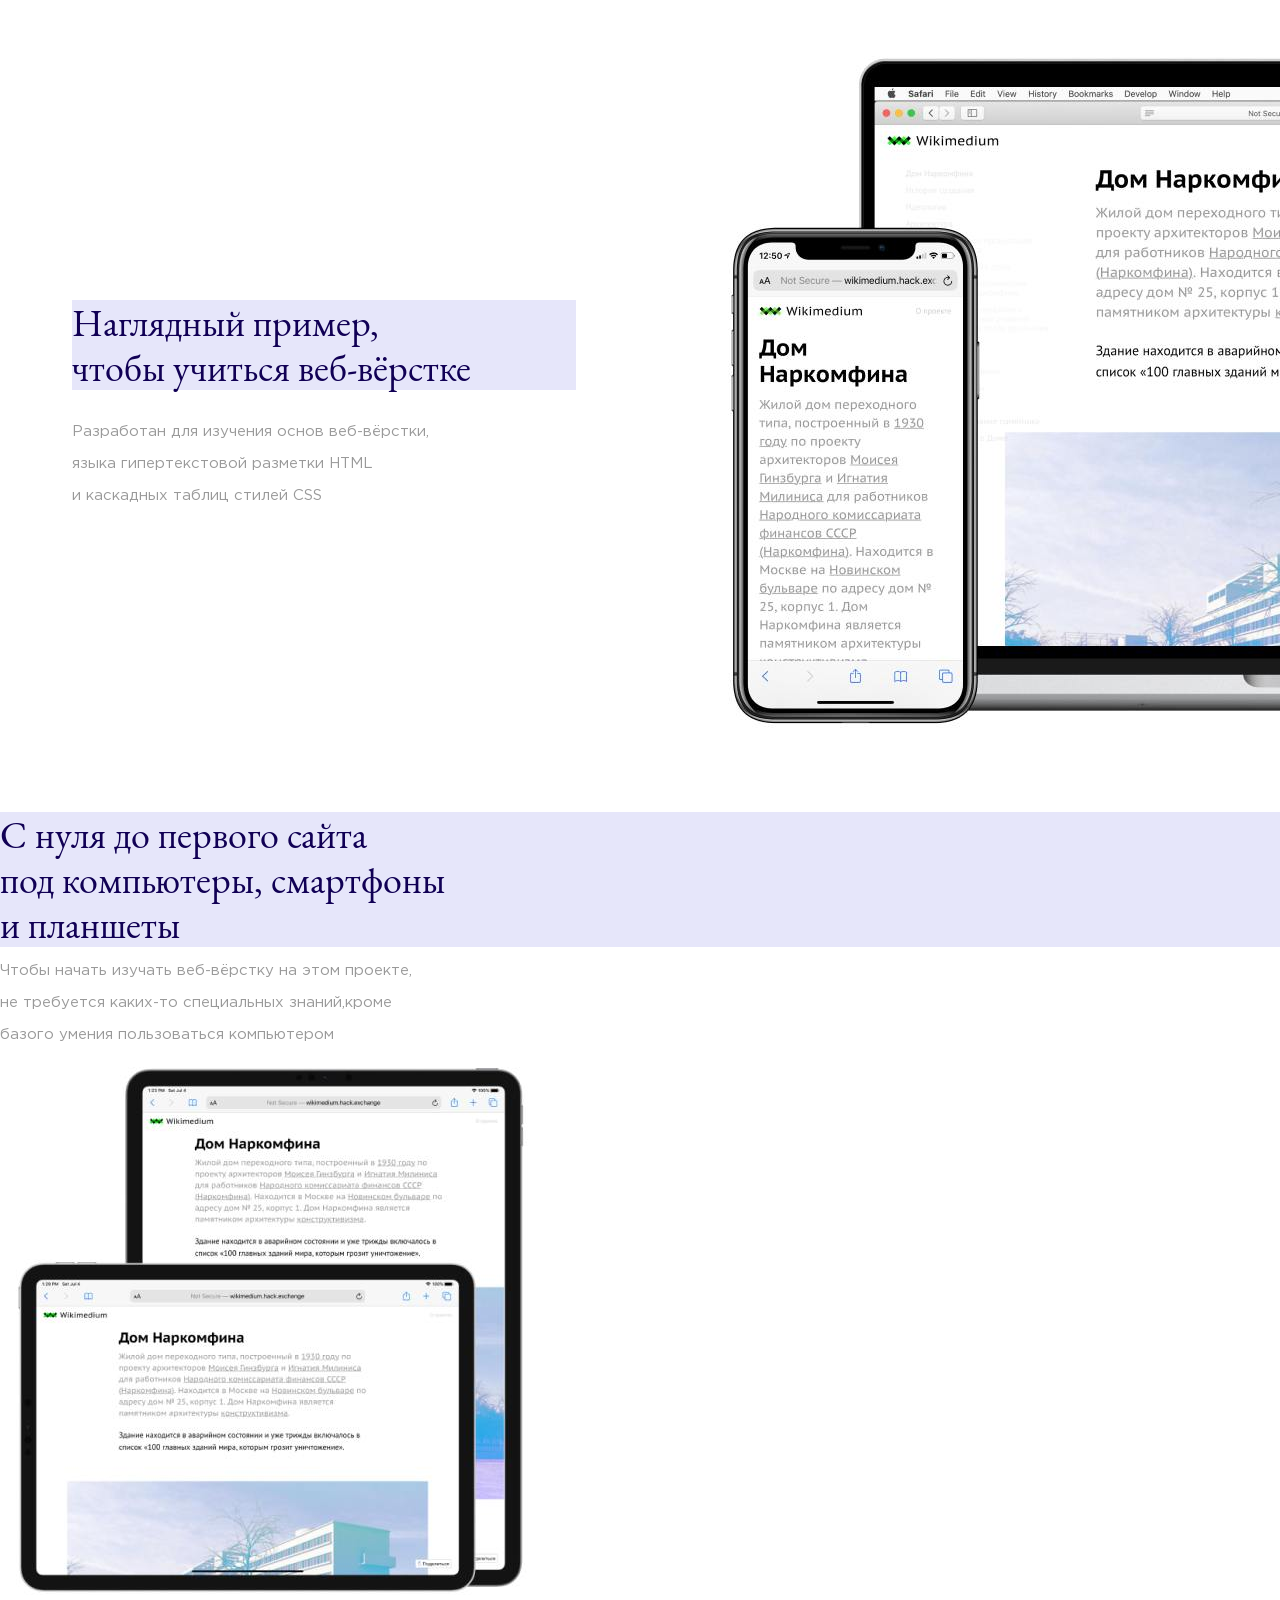
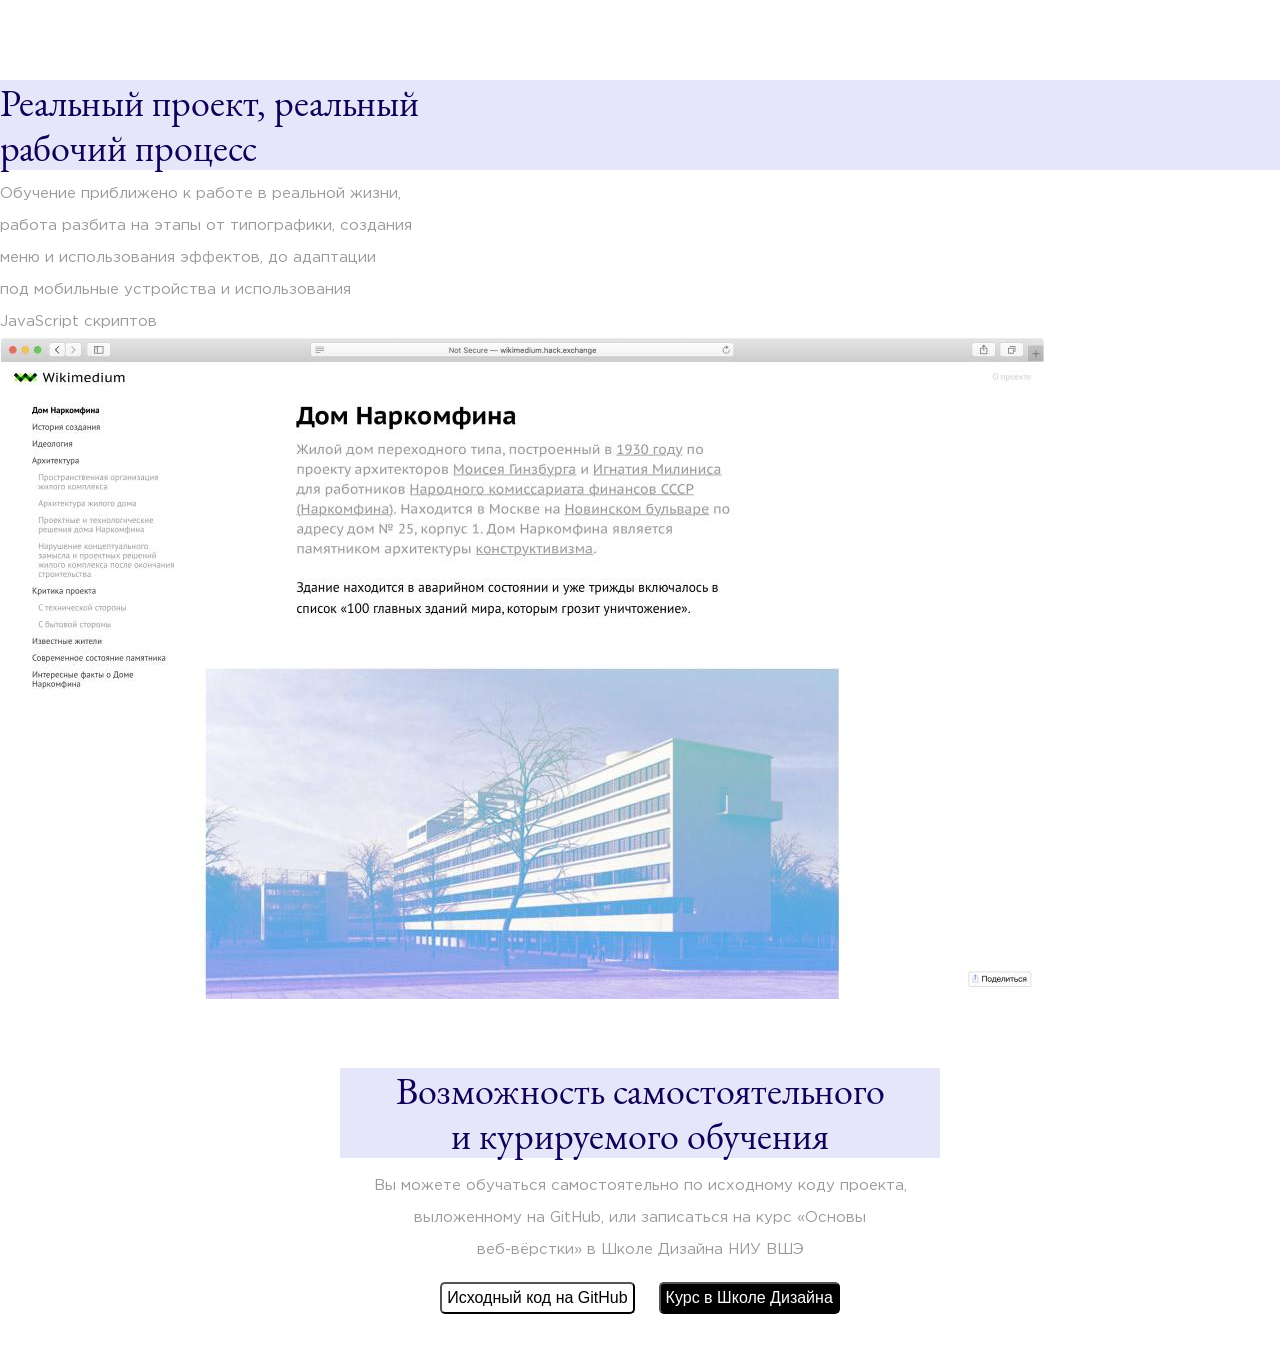
<file: about.html>
<!DOCTYPE html>
<html lang="en">
<head>
    <meta charset="UTF-8">
    <meta name="viewport" content="width=device-width, initial-scale=1.0">
    <title>Document</title>
    <link rel="stylesheet" href="CSS/style.css">
</head>
<body>

<section class="main">
    <div class="block1">
        <div class="block1_text">
            <h1>Наглядный пример,<br>
            чтобы учиться веб-вёрстке
            </h1>
            <p>
            Разработан для изучения основ веб-вёрстки,<br>
            языка гипертекстовой разметки HTML <br>
            и каскадных таблиц стилей CSS
            </p>
        </div>
        <div class="block1_img">
            <img src="./img/block1.jpg" alt="">
        </div>
    </div>

    <div class="block2"></div>
        <div class="block2_text">
            <h1>
                С нуля до первого сайта <br>
                под компьютеры, смартфоны <br>
                и планшеты
            </h1>
            <p>
                Чтобы начать изучать веб-вёрстку на этом проекте, 
                <br> не требуется каких-то специальных знаний,кроме 
                <br> базого умения пользоваться компьютером
            </p>
        </div>
        <div class="block2_img">
            <img src="./img/block2.jpg" alt="">
        </div>
    </div>

    <div class="block3"></div>
        <div class="block3_text">
                <h1>Реальный проект, реальный <br>
                рабочий процесс
                </h1>
                <p>
                Обучение приближено к работе в реальной жизни, <br>
                работа разбита на этапы от типографики, создания <br>
                меню и использования эффектов, до адаптации  <br>
                под мобильные устройства и использования <br>
                JavaScript скриптов
                </p>
        </div>
        <div class="block3_img">
            <img src="./img/block3.jpg" alt="">
        </div>
    </div>

    <footer>
        <div class="footer_text">
            <div class="footer_text">
                <h1>Возможность самостоятельного <br>
                    и курируемого обучения</h1>
                <p>Вы можете обучаться самостоятельно по исходному коду проекта, <br>
                    выложенному на GitHub, или записаться на курс «Основы <br>
                    веб-вёрстки» в Школе Дизайна НИУ ВШЭ</p>
            </div>
            <div class="buttons">
                <a href=""><button class="button1">Исходный код на GitHub</button></a>
                <a href=""><button class="button2">Курс в Школе Дизайна</button></a>
            </div>
        </div>

    </footer>

</section>

</body>
</html>
</file>
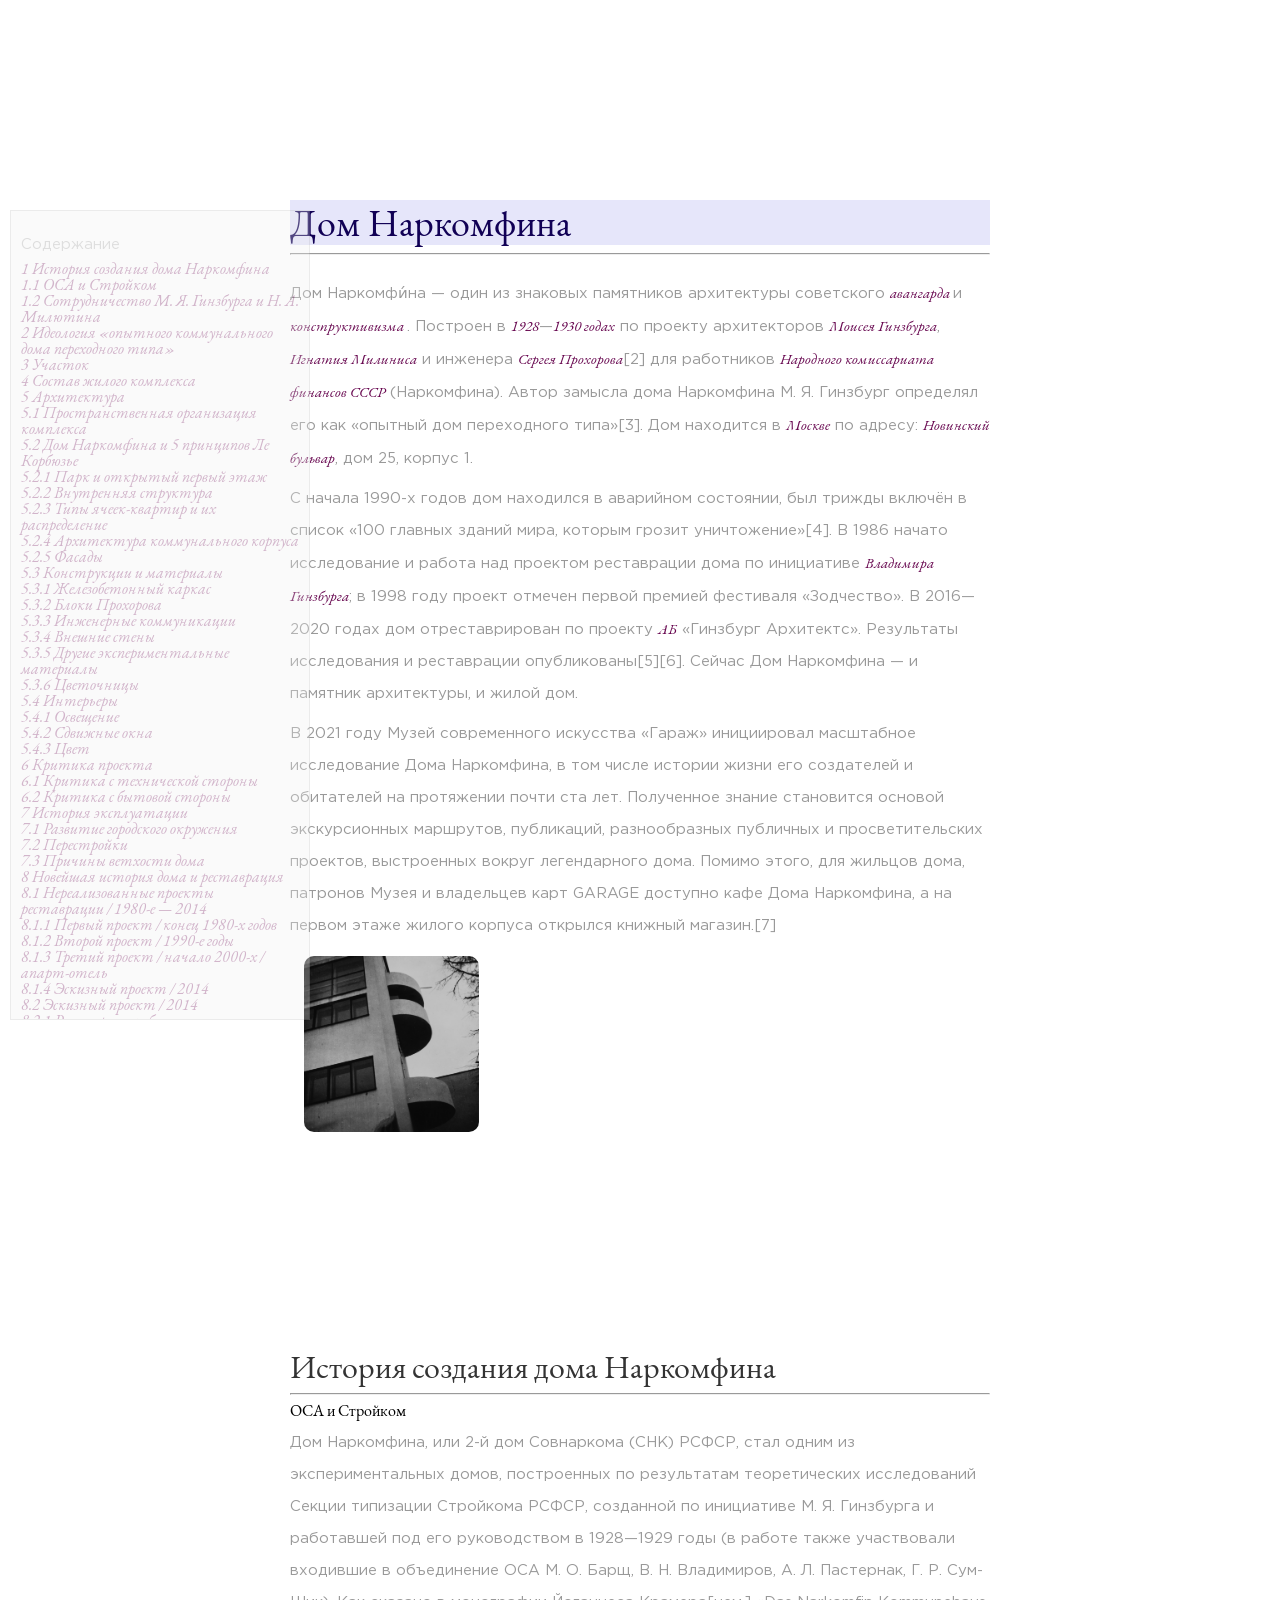
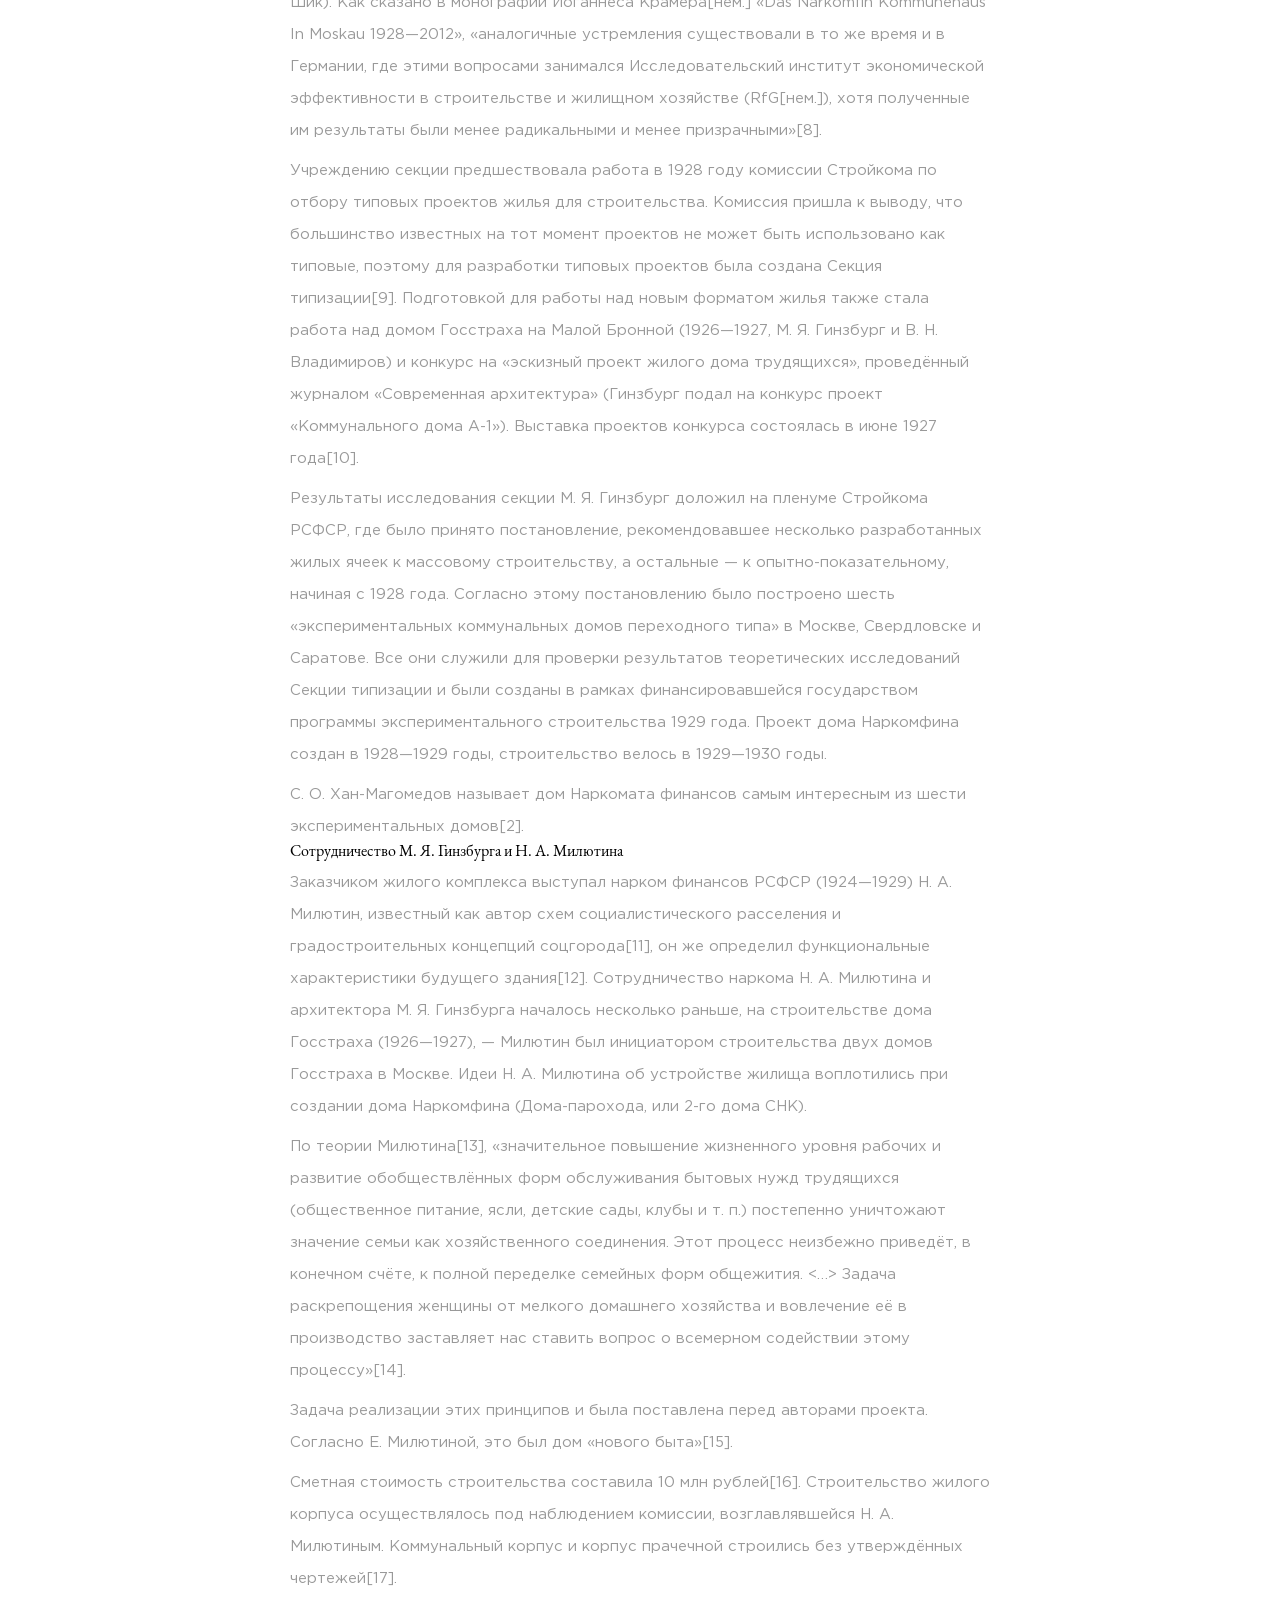
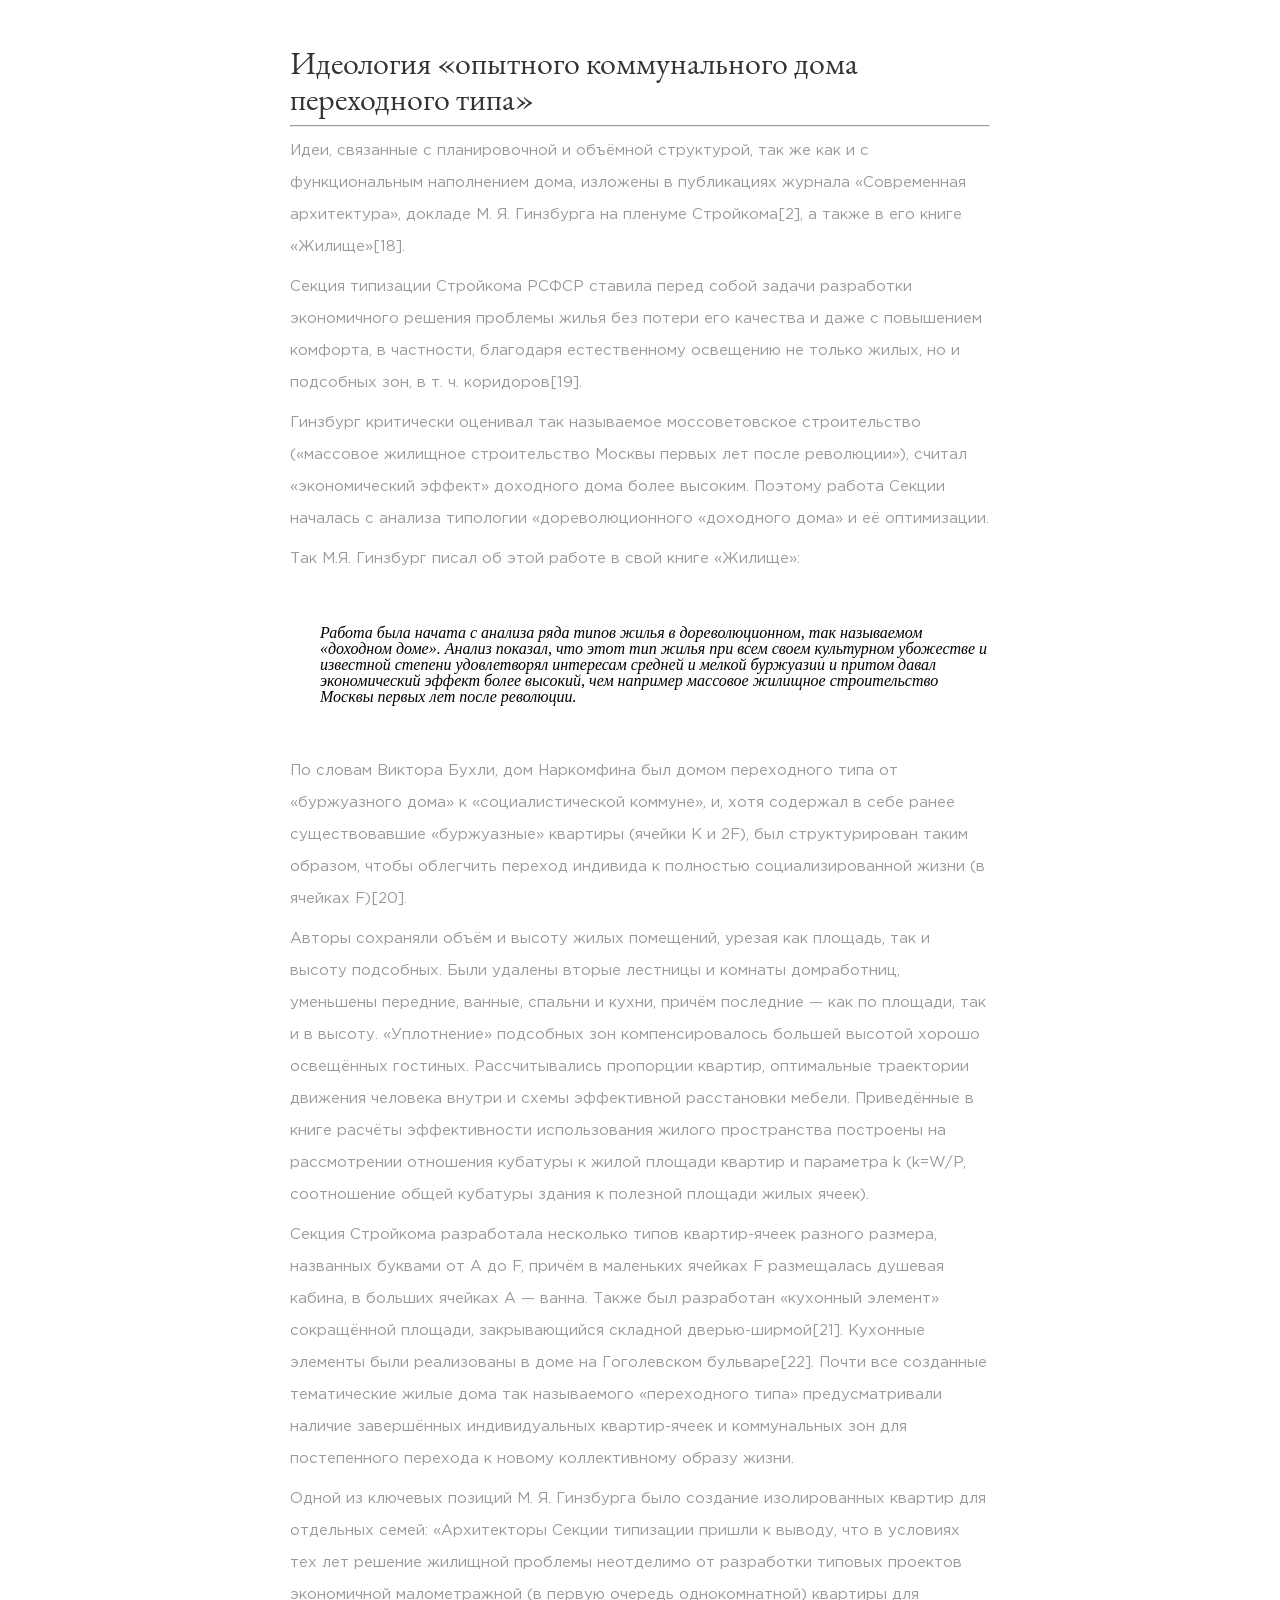
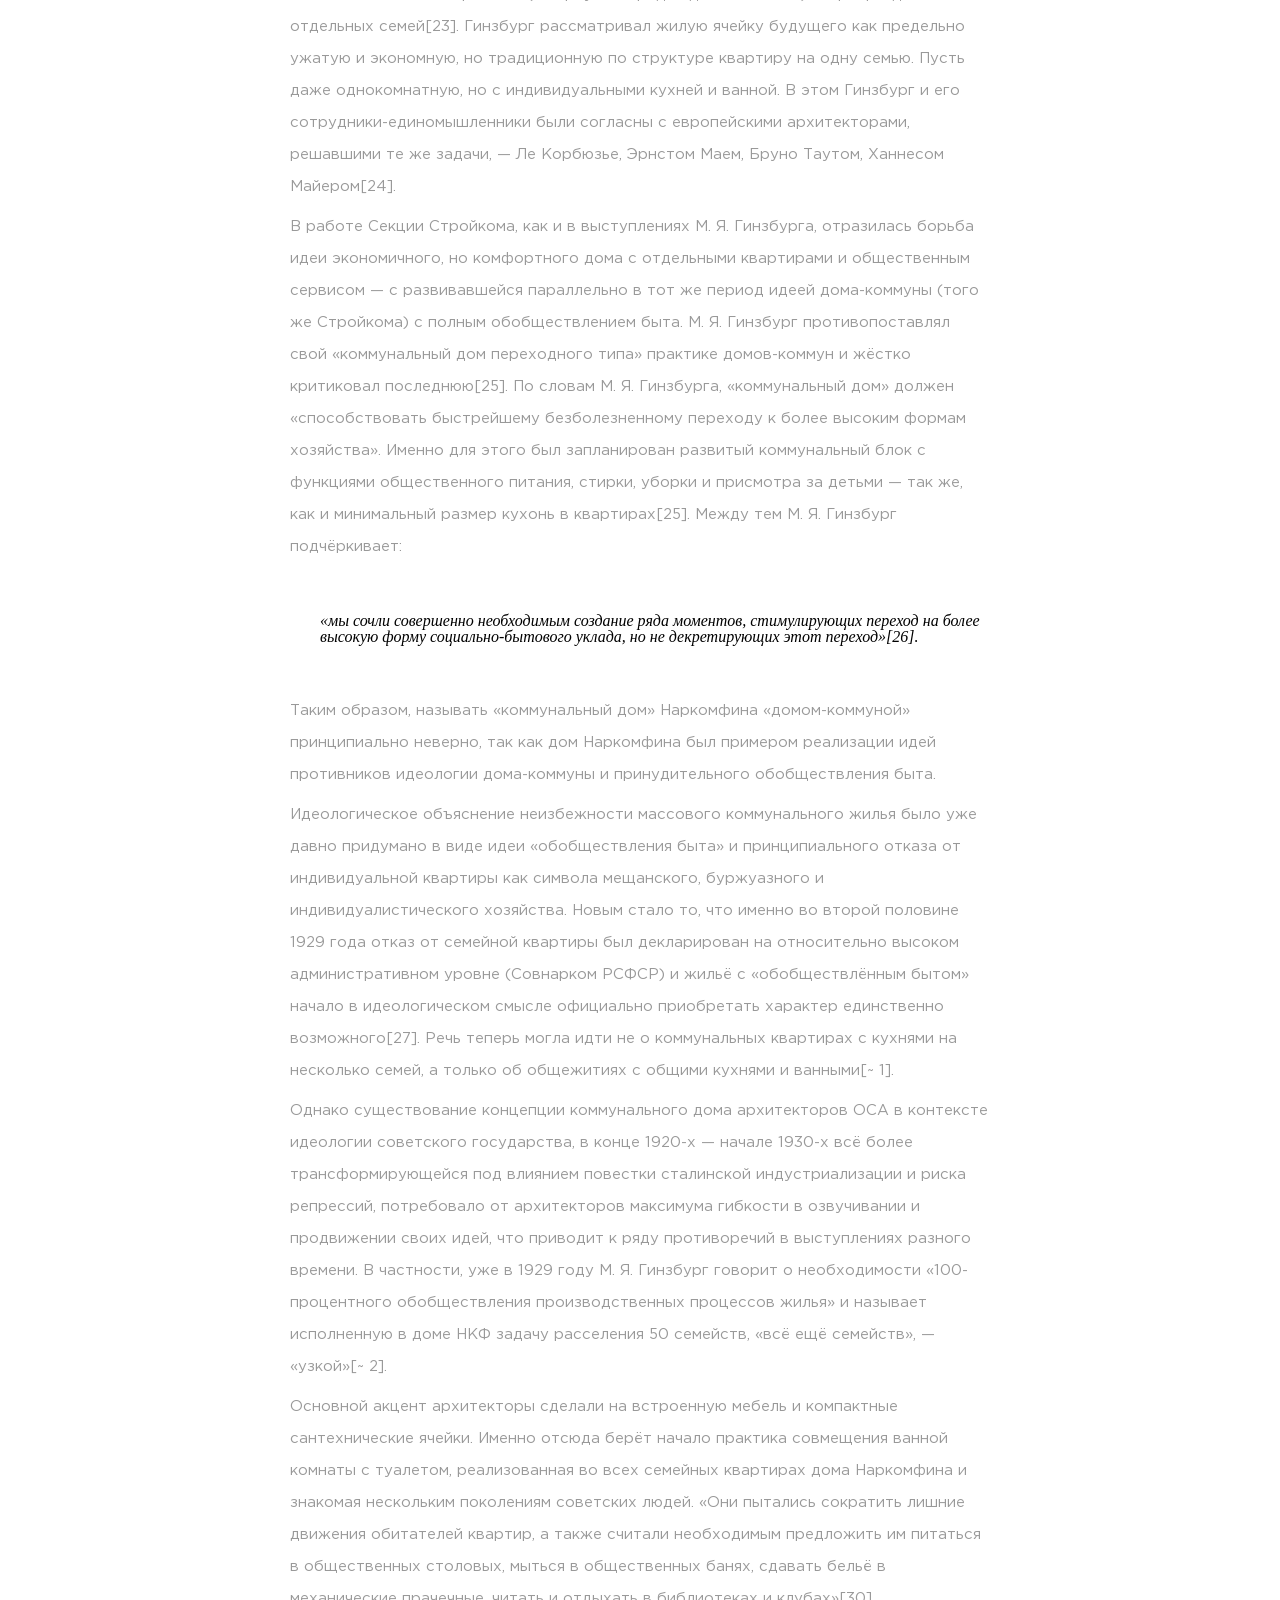
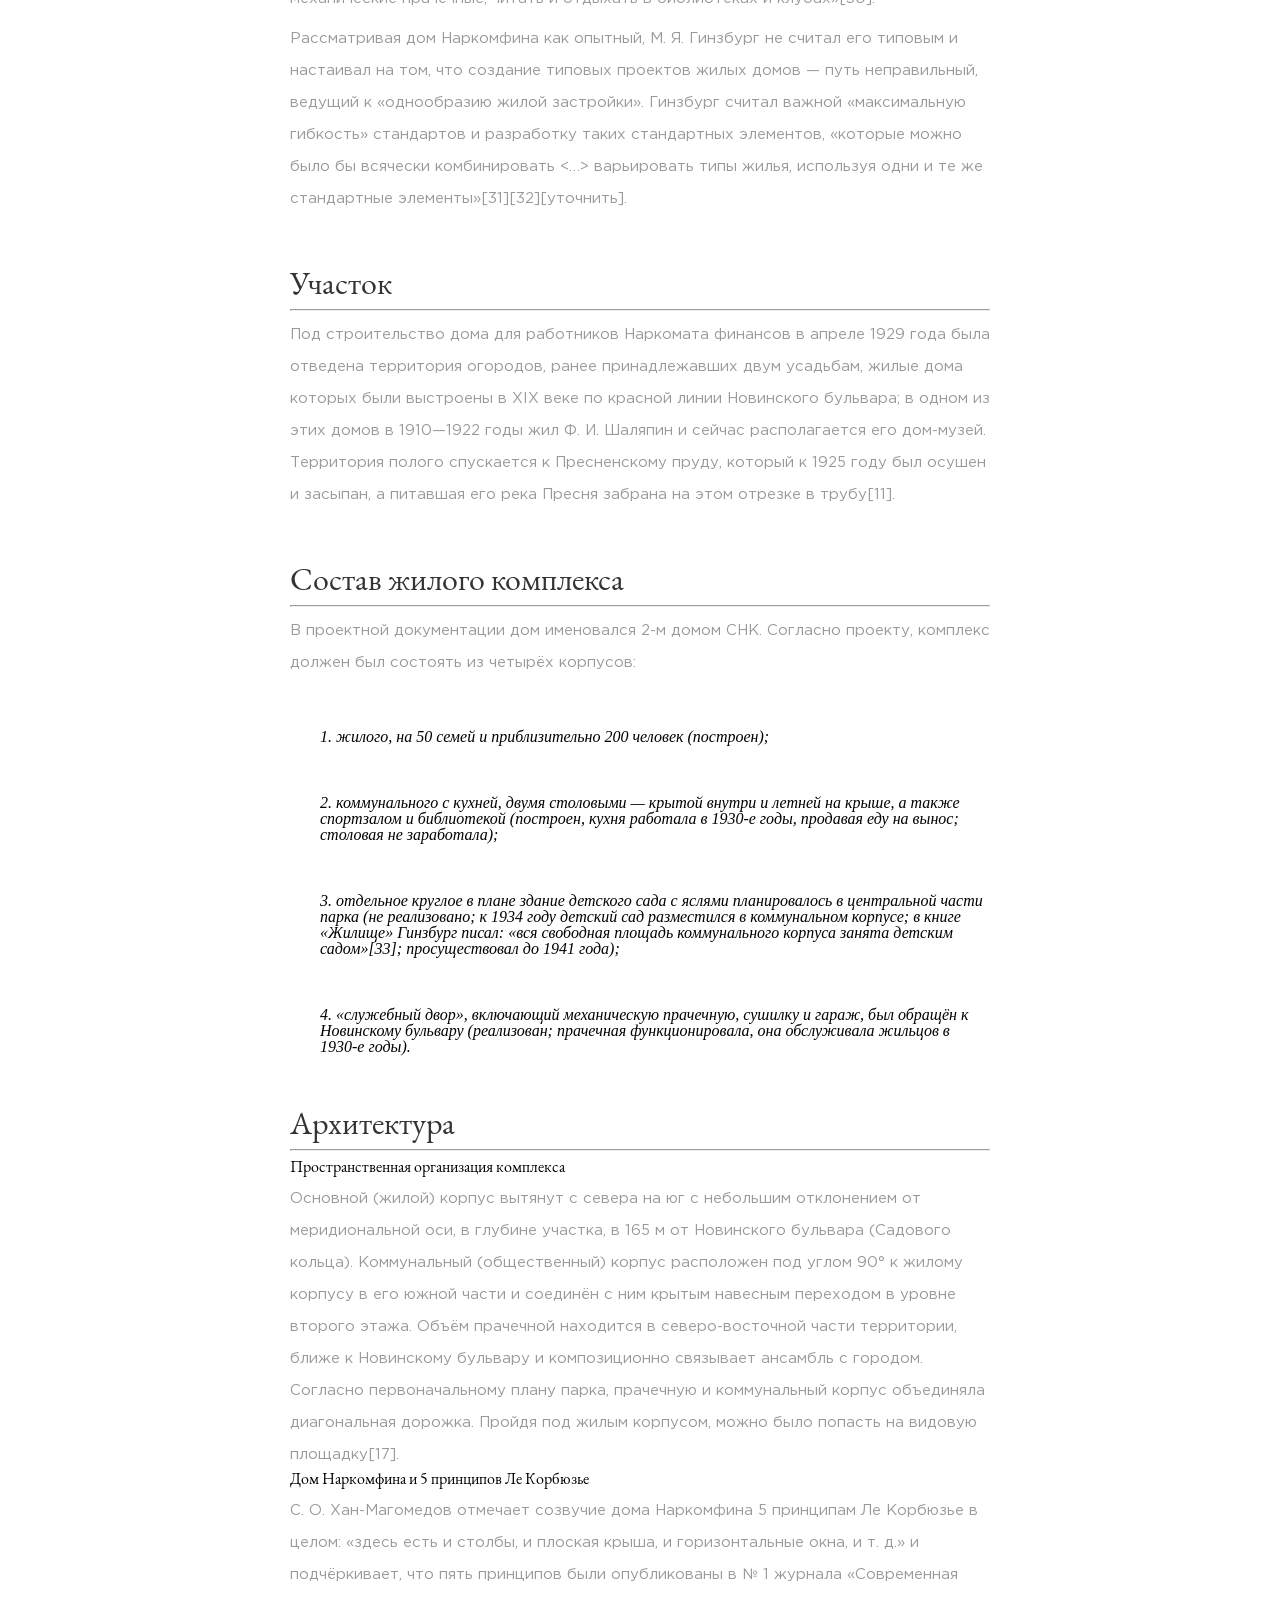
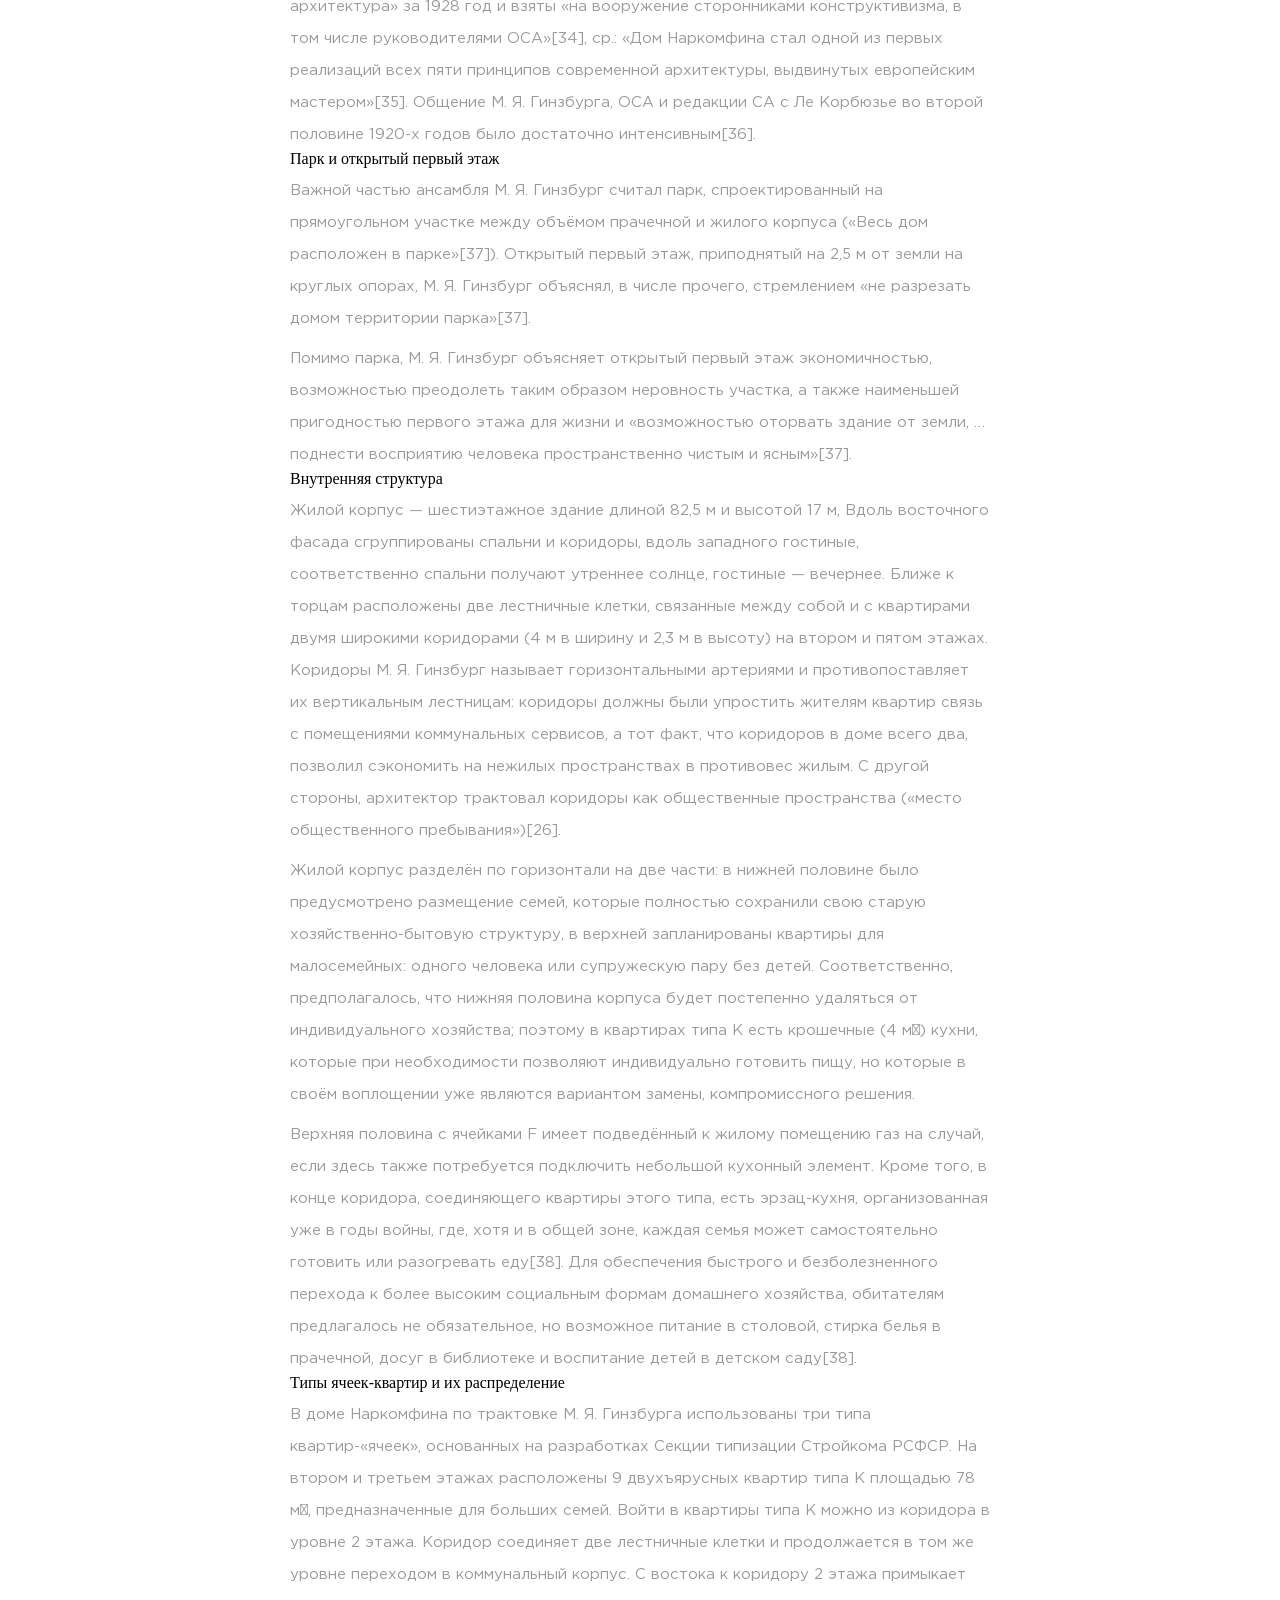
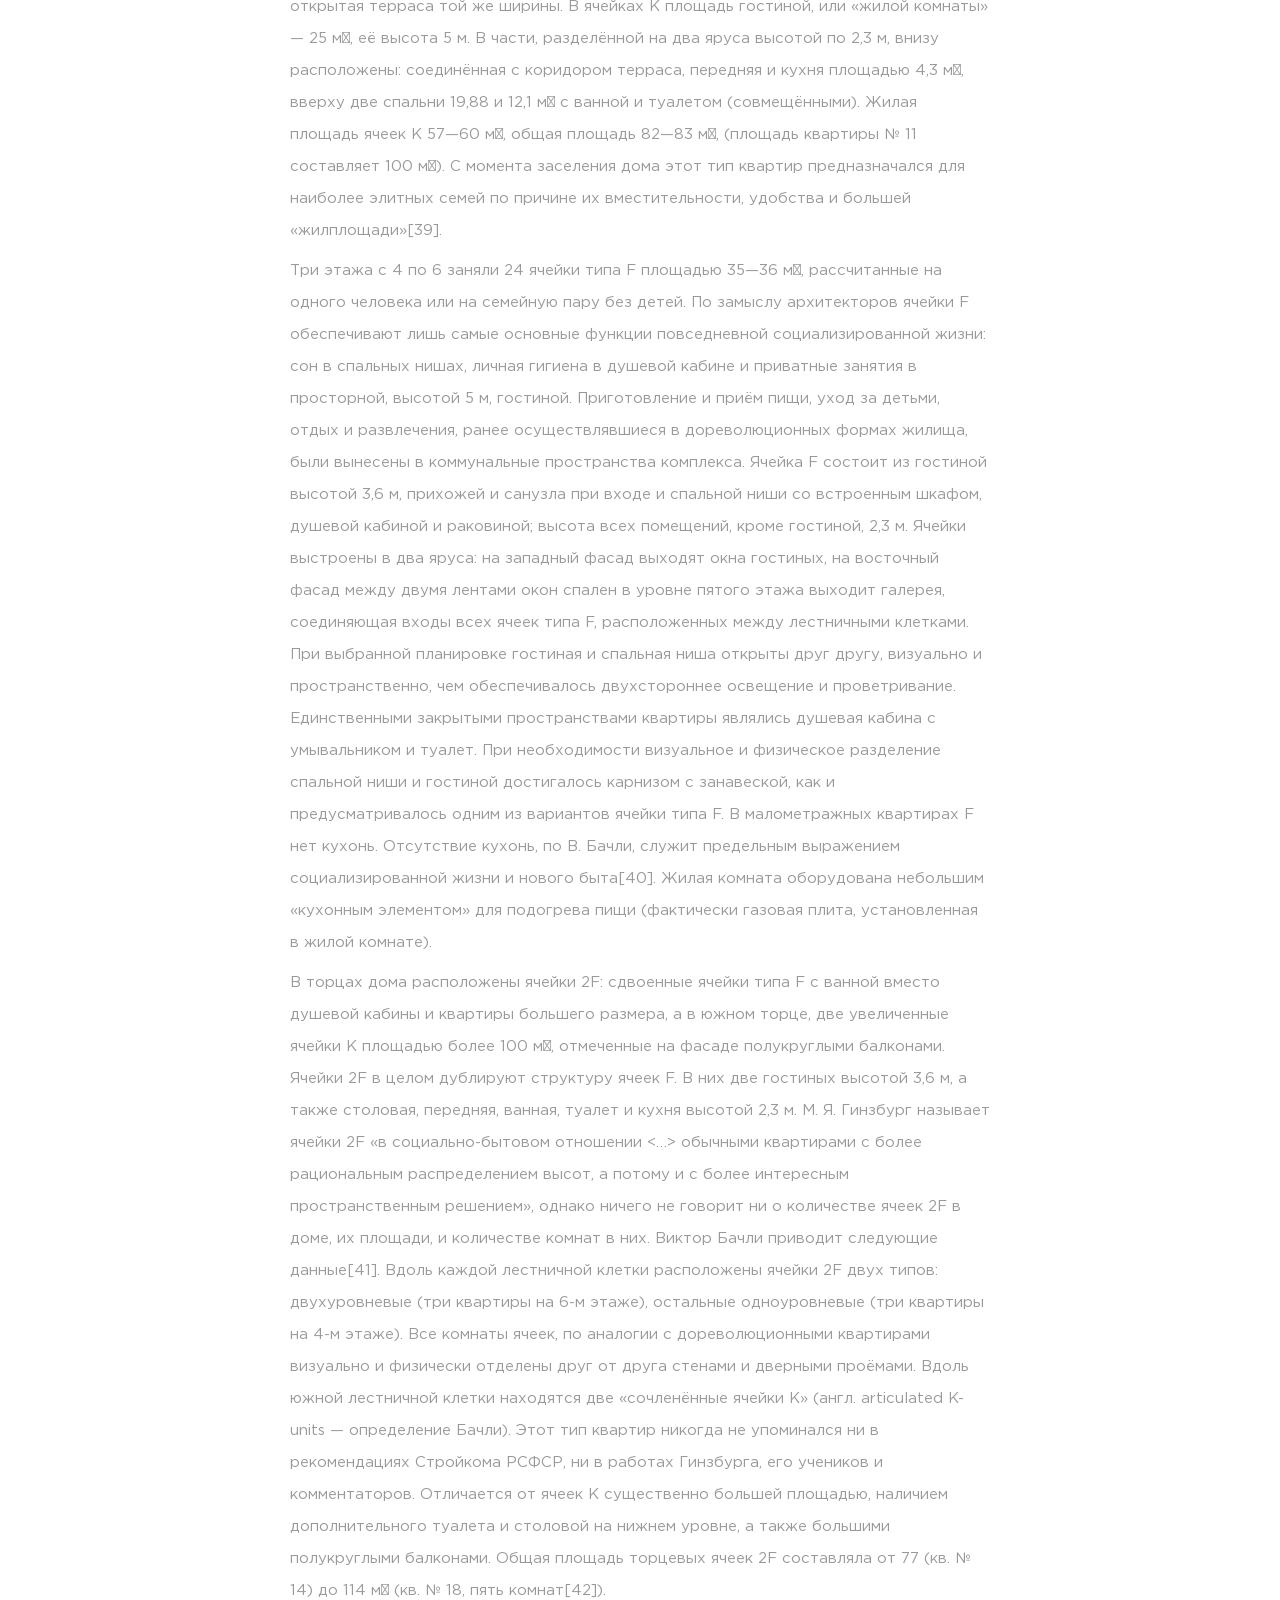
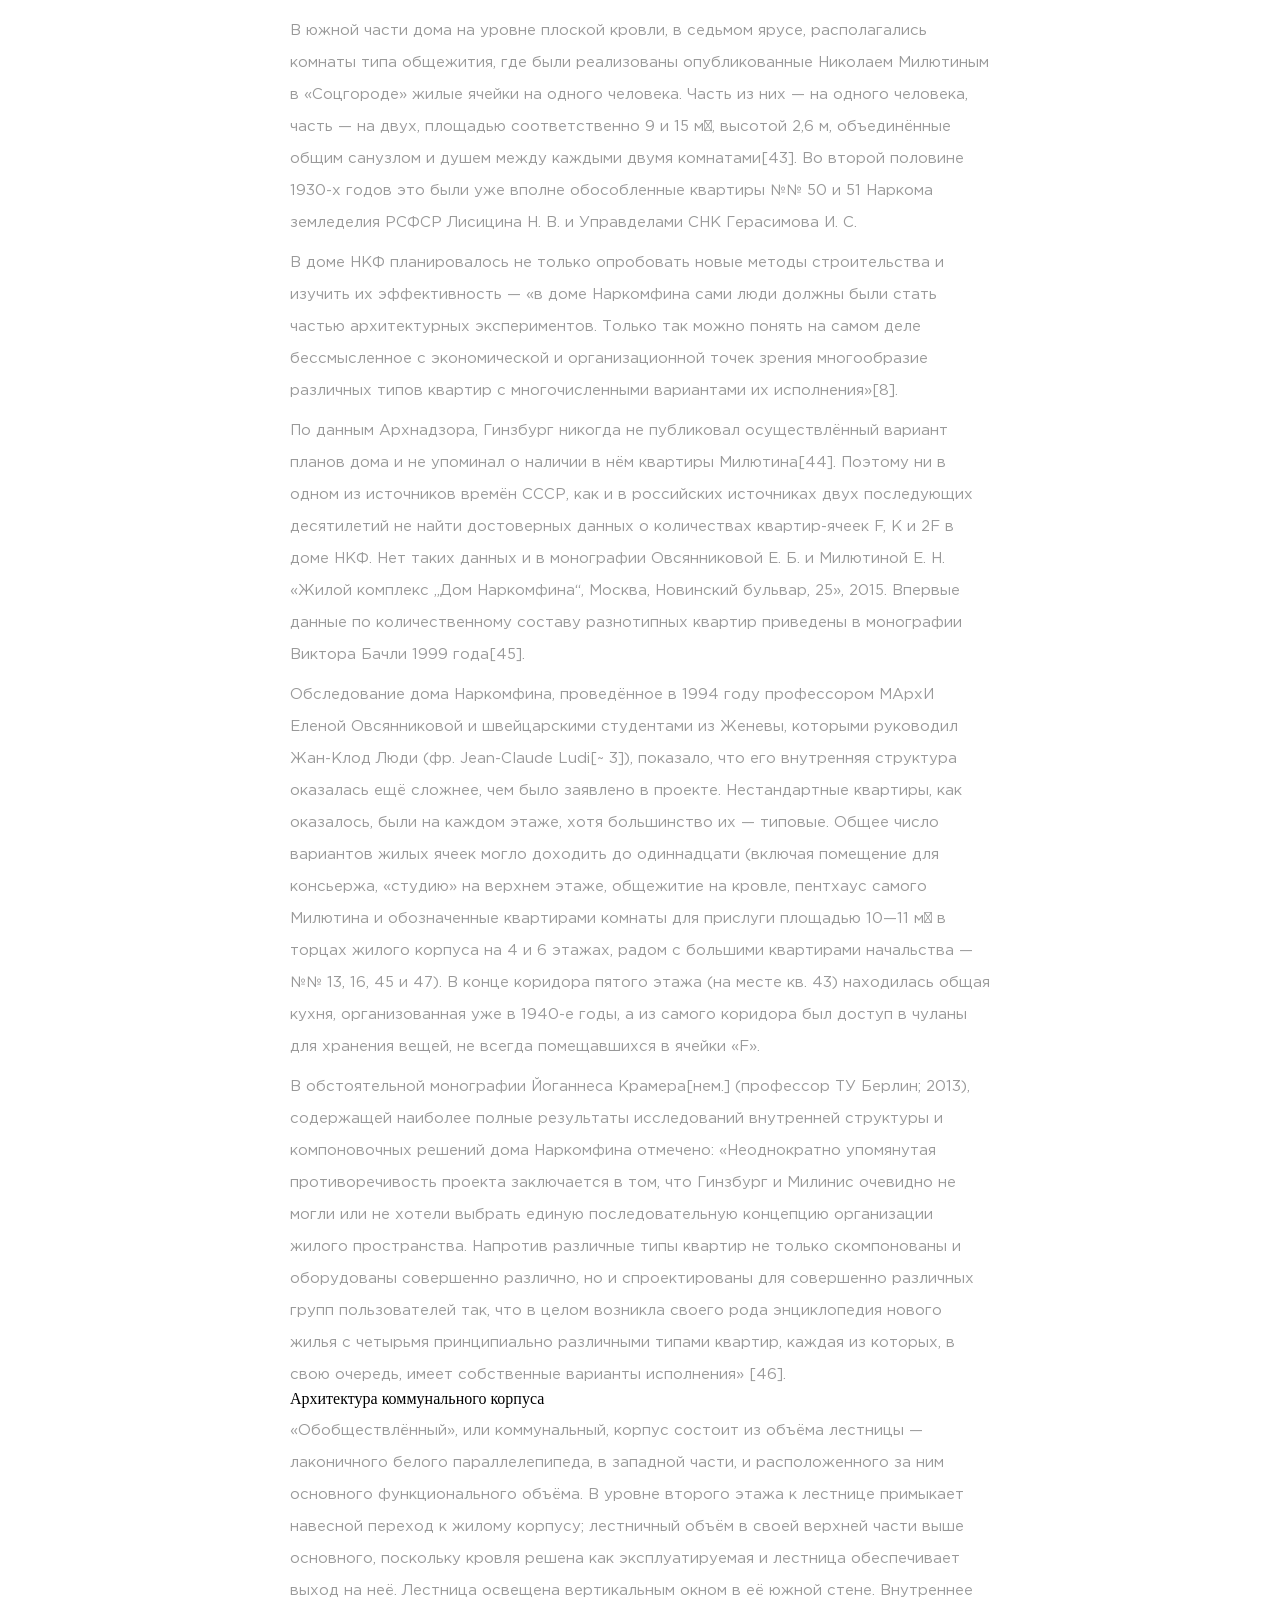
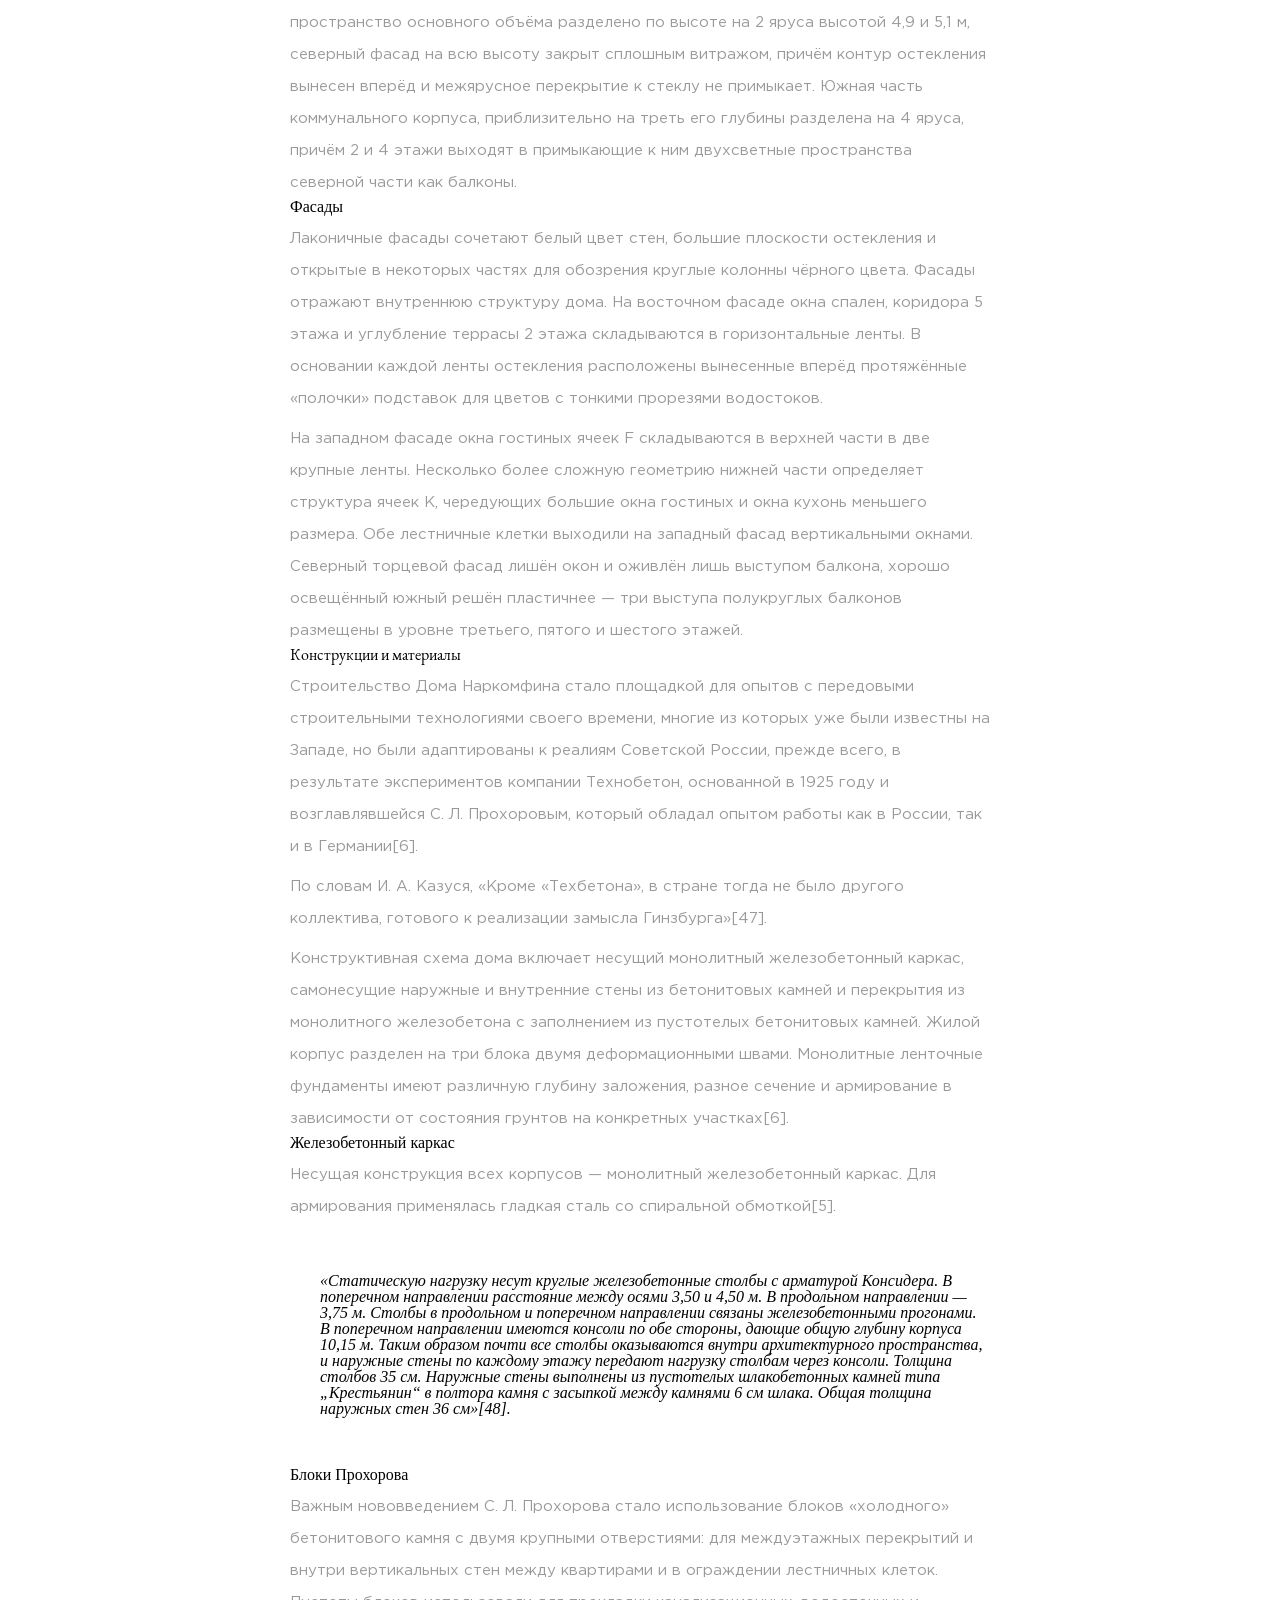
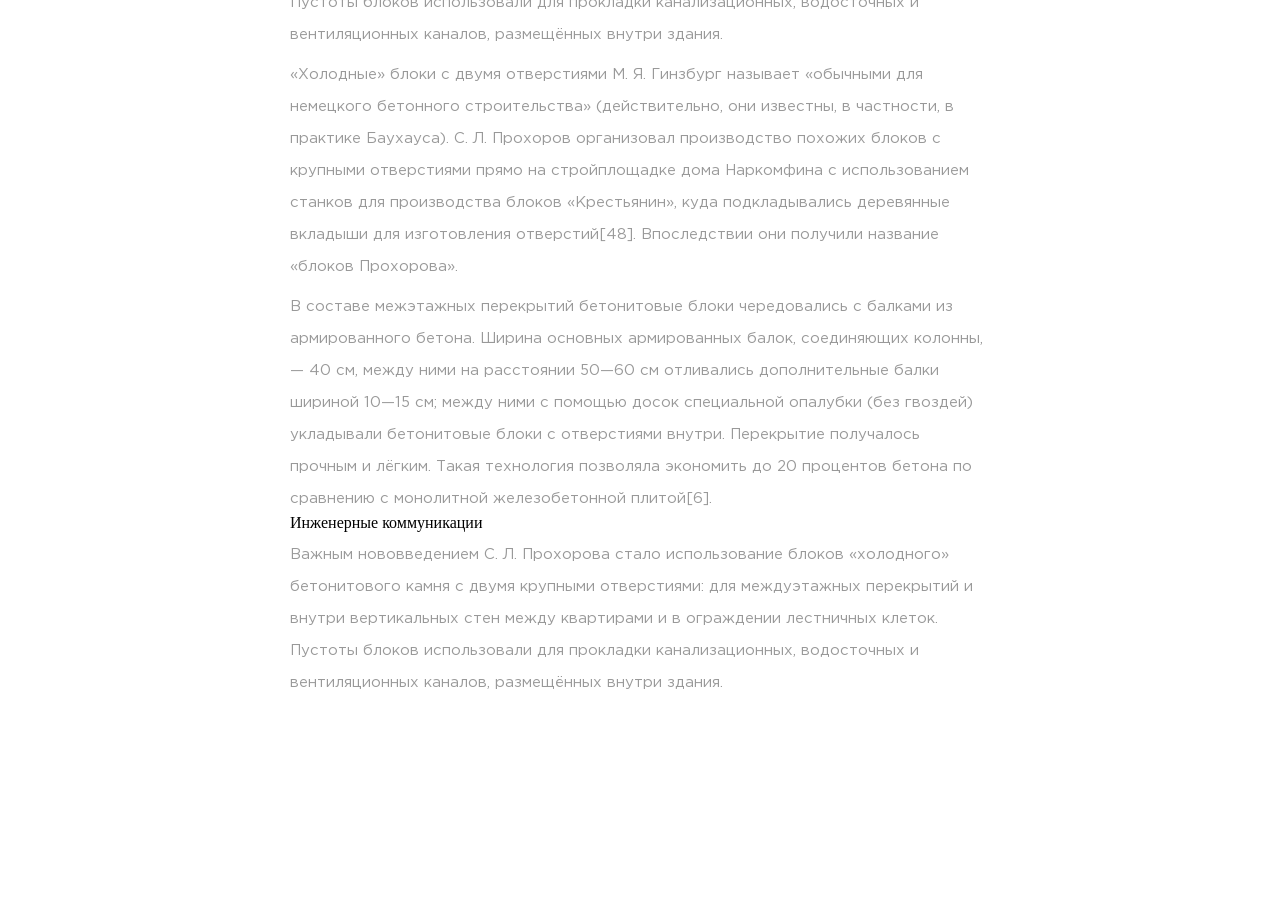
<file: dom.html>
<!DOCTYPE html>
<html lang="ru">
<head>
    <meta charset="UTF-8">
    <meta name="viewport" content="width=device-width, initial-scale=1.0">
    <title>Document</title>
</head>
    <!-- ctrl + k + c - комментарий -->
    <link rel="stylesheet" href="CSS/style.css">
    <script src="./javascripts/script.js" charset="UTF-8"></script>
</head>
<body>

    <!-- содержание / навигация -->


    <nav class="sidebar">
      <p>Содержание</p>
      <ul class="table"> <!-- не нумерованный список -->
 
          <li> <a href="#s1"> 1	История создания дома Наркомфина </a></li>
          <!-- строка списка -->
           <ul>
              <li> <a href="#sp11"> 1.1	ОСА и Стройком </a></li>
              <li> <a href="#sp12"> 1.2	Сотрудничество М. Я. Гинзбурга и Н. А. Милютина </a></li>
           </ul>
           <li> <a href="#s2"> 2	Идеология «опытного коммунального дома переходного типа» </a></li>
           <li> <a href="#s3"> 3	Участок </a></li>
           <li> <a href="#s4"> 4	Состав жилого комплекса </a></li>
           <li> <a href="#s5"> 5	Архитектура </a></li>
           <ul>
              <li> <a href="#sp51"> 5.1	Пространственная организация комплекса </a></li>
              <li> <a href="#sp52"> 5.2	Дом Наркомфина и 5 принципов Ле Корбюзье </a></li>
              <ul>
                  <li> <a href="#spp521"> 5.2.1	Парк и открытый первый этаж </a></li>
                  <li> <a href="#spp522"> 5.2.2	Внутренняя структура </a></li>
                  <li> <a href="#spp523"> 5.2.3	Типы ячеек-квартир и их распределение </a></li>
                  <li> <a href="#spp524"> 5.2.4	Архитектура коммунального корпуса </a></li>
                  <li> <a href="#spp525"> 5.2.5	Фасады </a></li>
               </ul>
               <li> <a href="#sp53"> 5.3	Конструкции и материалы </a></li>
               <ul>
                  <li> <a href="#spp531"> 5.3.1	Железобетонный каркас </a></li>
                  <li> <a href="#spp532"> 5.3.2	Блоки Прохорова </a></li>
                  <li> <a href="#spp533"> 5.3.3	Инженерные коммуникации </a></li>
                  <li> <a href="#spp534"> 5.3.4	Внешние стены </a></li>
                  <li> <a href="#spp535"> 5.3.5	Другие экспериментальные материалы </a></li>
                  <li> <a href="#spp536"> 5.3.6	Цветочницы </a></li>
               </ul>
               <li> <a href="#sp54"> 5.4	Интерьеры </a></li>
               <ul>
                  <li> <a href="#spp541"> 5.4.1	Освещение </a></li>
                  <li> <a href="#spp542"> 5.4.2	Сдвижные окна </a></li>
                  <li> <a href="#spp543"> 5.4.3	Цвет </a></li>
               </ul>
           </ul>
           <li> <a href="#s6"> 6	Критика проекта </a></li>
           <ul>
              <li> <a href="#sp61"> 6.1	Критика с технической стороны </a></li>
              <li> <a href="#sp62"> 6.2	Критика с бытовой стороны </a></li>
           </ul>
           <li> <a href="#s7"> 7	История эксплуатации </a></li>
           <ul>
              <li> <a href="#sp71"> 7.1	Развитие городского окружения </a></li>
              <li> <a href="#sp72"> 7.2	Перестройки </a></li>
              <li> <a href="#sp73"> 7.3	Причины ветхости дома </a></li>
           </ul>
           <li> <a href="#s8"> 8	Новейшая история дома и реставрация </a></li>
           <ul>
              <li> <a href="#sp81"> 8.1	Нереализованные проекты реставрации / 1980-е — 2014 </a></li>
              <ul>
                  <li> <a href="#spp811"> 8.1.1	Первый проект / конец 1980-х годов </a></li>
                  <li> <a href="#spp812"> 8.1.2	Второй проект / 1990-е годы </a></li>
                  <li> <a href="#spp813"> 8.1.3	Третий проект / начало 2000-х / апарт-отель </a></li>
                  <li> <a href="#spp814"> 8.1.4	Эскизный проект / 2014 </a></li>
               </ul>
              <li> <a href="#sp82"> 8.2	Эскизный проект / 2014 </a></li>
              <ul>
                  <li> <a href="#sp821"> 8.2.1	Реставрация объемно-пространственного решения и фасадов </a></li>
                  <li> <a href="#sp822"> 8.2.2	Реставрация конструкций и кладки стен </a></li>
                  <li> <a href="#sp823"> 8.2.3	Реставрация и замена, дополнение внутренних перегородок </a></li>
                  <li> <a href="#sp824"> 8.2.4	Реставрация окон и витражей </a></li>
                  <li> <a href="#sp825"> 8.2.5	Реставрация кровель и парапета </a></li>
                  <li> <a href="#sp826"> 8.2.6	Реставрация и приспособление интерьеров </a></li>
                  <li> <a href="#sp827"> 8.2.7	Цвет: исследование и восстановление покрасок </a></li>
                  <li> <a href="#sp828"> 8.2.8	Реставрация полов </a></li>
                  <li> <a href="#sp829"> 8.2.9	Реставрация: издания и награды </a></li>
               </ul>
           </ul>
           <li> <a href="#s9"> 9	Значение проекта в исторической перспективе </a></li>
           <ul>
              <li> <a href="#sp91"> 9.1	Смена приоритетов в Советской России начала 1930-х годов как причина сворачивания эксперимента конструктивистов </a></li>
              <li> <a href="#sp92"> 9.2	Дом Наркомфина в перспективе развития архитектуры модернизма </a></li>
           </ul>
           <li> <a href="#s10"> 10	Реальная жизнь в доме Наркомфина </a></li>
           <ul>
              <li> <a href="#sp101"> 10.1	Известные жители </a></li>
           </ul>
           <li> <a href="#s11"> 11	См. также </a></li>
           <li> <a href="#s12"> 12	Примечания </a></li>
           <ul>
              <li> <a href="#sp121"> 12.1	Сноски </a></li>
              <li> <a href="#sp122"> 12.2	Источники </a></li>
           </ul>
           <li> <a href="#s13"> 13	Литература </a></li>
           <li> <a href="#s14"> 14	Ссылки </a></li>
          </ul>
          <Ol><!-- нумерованный список -->
              
          </ol>
      
  </nav>

    <!-- основной код -->
    <article>

    <h1> Дом Наркомфина </h1> <!-- heading text 1 -->
    <hr>
    <!-- <hr> gorisontal row - линия  -->
    <p class="mytext" > <!-- pharagraph --> 
        <b> Дом Наркомфи́на </b> <!-- bold - жирность текста -->  — один из знаковых памятников архитектуры советского <a href="https://ru.wikipedia.org/wiki/Авангард_(искусство)" target="_blank"> авангарда </a> и <a href="https://ru.wikipedia.org/wiki/Конструктивизм_(искусство)" target="_blank"> конструктивизма </a>. Построен в <a href="https://ru.wikipedia.org/wiki/1928_год" target="_blank">1928</a>—<a href="https://ru.wikipedia.org/wiki/1930_год" target="_blank">1930 годах</a> по проекту архитекторов <a href="https://ru.wikipedia.org/wiki/Гинзбург,_Моисей_Яковлевич" target="_blank"> Моисея Гинзбурга</a>, <a href="https://ru.wikipedia.org/wiki/Милинис,_Игнатий_Францевич" target="_blank"> Игнатия Милиниса</a> и инженера <a href="https://ru.wikipedia.org/wiki/Сергей_Львович_Прохоров" target="_blank"> Сергея Прохорова</a>[2] для работников <a href="https://ru.wikipedia.org/wiki/Народный_комиссариат_финансов_СССР" target="_blank">Народного комиссариата финансов СССР</a> (Наркомфина). Автор замысла дома Наркомфина М. Я. Гинзбург определял его как «опытный дом переходного типа»[3]. Дом находится в <a href="https://ru.wikipedia.org/wiki/https://ru.wikipedia.org/wiki/Москва" target="_blank">Москве</a> по адресу: <a href="https://ru.wikipedia.org/wiki/Новинский_бульвар" target="_blank">Новинский бульвар</a>, дом 25, корпус 1.
    <!-- alt + z - перенос текста по странице -->
    </p>

    <p> <!-- pharagraph --> С начала 1990-х годов дом находился в аварийном состоянии, был трижды включён в список «100 главных зданий мира, которым грозит уничтожение»[4]. В 1986 начато исследование и работа над проектом реставрации дома по инициативе <a href="https://ru.wikipedia.org/wiki/Гинзбург,_Владимир_Моисеевич" target="_blank">Владимира Гинзбурга</a>; в 1998 году проект отмечен первой премией фестиваля «Зодчество». В 2016—2020 годах дом отреставрирован по проекту <a href="https://ru.wikipedia.org/wiki/Архитектурное_бюро" target="_blank">АБ</a> «Гинзбург Архитектс». Результаты исследования и реставрации опубликованы[5][6]. Сейчас Дом Наркомфина — и памятник архитектуры, и жилой дом.
    </p>

    <p> <!-- pharagraph --> В 2021 году Музей современного искусства «Гараж» инициировал масштабное исследование Дома Наркомфина, в том числе истории жизни его создателей и обитателей на протяжении почти ста лет. Полученное знание становится основой экскурсионных маршрутов, публикаций, разнообразных публичных и просветительских проектов, выстроенных вокруг легендарного дома. Помимо этого, для жильцов дома, патронов Музея и владельцев карт GARAGE доступно кафе Дома Наркомфина, а на первом этаже жилого корпуса открылся книжный магазин.[7]
    </p>

    <div>
        <img class="pic1" src="./img/Narkonfin-apartments.png" alt="here_picture">
    </div>

   </article>
    
    <article>

    <h2 id="s1"> История создания дома Наркомфина </h2>
    <hr>
    <h3 id="sp11"> <b> ОСА и Стройком </b> </h3>

    <p> <!-- pharagraph --> Дом Наркомфина, или 2-й дом Совнаркома (СНК) РСФСР, стал одним из экспериментальных домов, построенных по результатам теоретических исследований Секции типизации Стройкома РСФСР, созданной по инициативе М. Я. Гинзбурга и работавшей под его руководством в 1928—1929 годы (в работе также участвовали входившие в объединение ОСА М. О. Барщ, В. Н. Владимиров, А. Л. Пастернак, Г. Р. Сум-Шик). Как сказано в монографии Йоганнеса Крамера[нем.] «Das Narkomfin Kommunehaus In Moskau 1928—2012», <em> «аналогичные устремления существовали в то же время и в Германии, где этими вопросами занимался Исследовательский институт экономической эффективности в строительстве и жилищном хозяйстве (RfG[нем.]), хотя полученные им результаты были менее радикальными и менее призрачными»[8]. </em>
    </p>

    <p> <!-- pharagraph --> Учреждению секции предшествовала работа в 1928 году комиссии Стройкома по отбору типовых проектов жилья для строительства. Комиссия пришла к выводу, что большинство известных на тот момент проектов не может быть использовано как типовые, поэтому для разработки типовых проектов была создана Секция типизации[9]. Подготовкой для работы над новым форматом жилья также стала работа над домом Госстраха на Малой Бронной (1926—1927, М. Я. Гинзбург и В. Н. Владимиров) и конкурс на «эскизный проект жилого дома трудящихся», проведённый журналом «Современная архитектура» (Гинзбург подал на конкурс проект «Коммунального дома А-1»). Выставка проектов конкурса состоялась в июне 1927 года[10].
    </p>

    <p> <!-- pharagraph --> Результаты исследования секции М. Я. Гинзбург доложил на пленуме Стройкома РСФСР, где было принято постановление, рекомендовавшее несколько разработанных жилых ячеек к массовому строительству, а остальные — к опытно-показательному, начиная с 1928 года. Согласно этому постановлению было построено шесть «экспериментальных коммунальных домов переходного типа» в Москве, Свердловске и Саратове. Все они служили для проверки результатов теоретических исследований Секции типизации и были созданы в рамках финансировавшейся государством программы экспериментального строительства 1929 года. Проект дома Наркомфина создан в 1928—1929 годы, строительство велось в 1929—1930 годы.
    </p>

    <p> <!-- pharagraph --> С. О. Хан-Магомедов называет дом Наркомата финансов самым интересным из шести экспериментальных домов[2].
    </p>

    <h3 id="sp12"> <b> Сотрудничество М. Я. Гинзбурга и Н. А. Милютина </b> </h3>

    <p> <!-- pharagraph --> Заказчиком жилого комплекса выступал нарком финансов РСФСР (1924—1929) Н. А. Милютин, известный как автор схем социалистического расселения и градостроительных концепций соцгорода[11], он же определил функциональные характеристики будущего здания[12]. Сотрудничество наркома Н. А. Милютина и архитектора М. Я. Гинзбурга началось несколько раньше, на строительстве дома Госстраха (1926—1927), — Милютин был инициатором строительства двух домов Госстраха в Москве. Идеи Н. А. Милютина об устройстве жилища воплотились при создании дома Наркомфина (Дома-парохода, или 2-го дома СНК).
    </p>

    <p> <!-- pharagraph --> По теории Милютина[13], <em> «значительное повышение жизненного уровня рабочих и развитие обобществлённых форм обслуживания бытовых нужд трудящихся (общественное питание, ясли, детские сады, клубы и т. п.) постепенно уничтожают значение семьи как хозяйственного соединения. Этот процесс неизбежно приведёт, в конечном счёте, к полной переделке семейных форм общежития. <…> Задача раскрепощения женщины от мелкого домашнего хозяйства и вовлечение её в производство заставляет нас ставить вопрос о всемерном содействии этому процессу»[14]. </em>
    </p>

    <p> <!-- pharagraph --> Задача реализации этих принципов и была поставлена перед авторами проекта. Согласно Е. Милютиной, это был дом «нового быта»[15].
    </p>

    <p> <!-- pharagraph --> Сметная стоимость строительства составила 10 млн рублей[16]. Строительство жилого корпуса осуществлялось под наблюдением комиссии, возглавлявшейся Н. А. Милютиным. Коммунальный корпус и корпус прачечной строились без утверждённых чертежей[17].
    </p>

    <h2 id="s2"> Идеология «опытного коммунального дома переходного типа» </h2>
    <hr>
    
    <p> <!-- pharagraph --> Идеи, связанные с планировочной и объёмной структурой, так же как и с функциональным наполнением дома, изложены в публикациях журнала «Современная архитектура», докладе М. Я. Гинзбурга на пленуме Стройкома[2], а также в его книге «Жилище»[18].
    </p>

    <p> <!-- pharagraph --> Секция типизации Стройкома РСФСР ставила перед собой задачи разработки экономичного решения проблемы жилья без потери его качества и даже с повышением комфорта, в частности, благодаря естественному освещению не только жилых, но и подсобных зон, в т. ч. коридоров[19].
    </p>

    <p> <!-- pharagraph --> Гинзбург критически оценивал так называемое моссоветовское строительство («массовое жилищное строительство Москвы первых лет после революции»), считал «экономический эффект» доходного дома более высоким. Поэтому работа Секции началась с анализа типологии «дореволюционного «доходного дома» и её оптимизации.
    </p>

    <p> <!-- pharagraph --> Так М.Я. Гинзбург писал об этой работе в свой книге «Жилище»:
    </p>

    <blockquote> Работа была начата с анализа ряда типов жилья в дореволюционном, так называемом «доходном доме». Анализ показал, что этот тип жилья при всем своем культурном убожестве и известной степени удовлетворял интересам средней и мелкой буржуазии и притом давал экономический эффект более высокий, чем например массовое жилищное строительство Москвы первых лет после революции. </blockquote>
    
    <p> <!-- pharagraph --> По словам Виктора Бухли, дом Наркомфина был домом переходного типа от «буржуазного дома» к «социалистической коммуне», и, хотя содержал в себе ранее существовавшие «буржуазные» квартиры (ячейки K и 2F), был структурирован таким образом, чтобы облегчить переход индивида к полностью социализированной жизни (в ячейках F)[20].
    </p>

    <p> <!-- pharagraph --> Авторы сохраняли объём и высоту жилых помещений, урезая как площадь, так и высоту подсобных. Были удалены вторые лестницы и комнаты домработниц, уменьшены передние, ванные, спальни и кухни, причём последние — как по площади, так и в высоту. «Уплотнение» подсобных зон компенсировалось большей высотой хорошо освещённых гостиных. Рассчитывались пропорции квартир, оптимальные траектории движения человека внутри и схемы эффективной расстановки мебели. Приведённые в книге расчёты эффективности использования жилого пространства построены на рассмотрении отношения кубатуры к жилой площади квартир и параметра k (k=W/P, соотношение общей кубатуры здания к полезной площади жилых ячеек).
    </p>

    <p> <!-- pharagraph --> Секция Стройкома разработала несколько типов квартир-ячеек разного размера, названных буквами от A до F, причём в маленьких ячейках F размещалась душевая кабина, в больших ячейках А — ванна. Также был разработан «кухонный элемент» сокращённой площади, закрывающийся складной дверью-ширмой[21]. Кухонные элементы были реализованы в доме на Гоголевском бульваре[22]. Почти все созданные тематические жилые дома так называемого «переходного типа» предусматривали наличие завершённых индивидуальных квартир-ячеек и коммунальных зон для постепенного перехода к новому коллективному образу жизни.
    </p>

    <p> <!-- pharagraph --> Одной из ключевых позиций М. Я. Гинзбурга было создание изолированных квартир для отдельных семей: «Архитекторы Секции типизации пришли к выводу, что в условиях тех лет решение жилищной проблемы неотделимо от разработки типовых проектов экономичной малометражной (в первую очередь однокомнатной) квартиры для отдельных семей[23]. Гинзбург рассматривал жилую ячейку будущего как предельно ужатую и экономную, но традиционную по структуре квартиру на одну семью. Пусть даже однокомнатную, но с индивидуальными кухней и ванной. В этом Гинзбург и его сотрудники-единомышленники были согласны с европейскими архитекторами, решавшими те же задачи, — Ле Корбюзье, Эрнстом Маем, Бруно Таутом, Ханнесом Майером[24].
    </p>

    <p> <!-- pharagraph --> В работе Секции Стройкома, как и в выступлениях М. Я. Гинзбурга, отразилась борьба идеи экономичного, но комфортного дома с отдельными квартирами и общественным сервисом — с развивавшейся параллельно в тот же период идеей дома-коммуны (того же Стройкома) с полным обобществлением быта. М. Я. Гинзбург противопоставлял свой «коммунальный дом переходного типа» практике домов-коммун и жёстко критиковал последнюю[25]. По словам М. Я. Гинзбурга, «коммунальный дом» должен «способствовать быстрейшему безболезненному переходу к более высоким формам хозяйства». Именно для этого был запланирован развитый коммунальный блок с функциями общественного питания, стирки, уборки и присмотра за детьми — так же, как и минимальный размер кухонь в квартирах[25]. Между тем М. Я. Гинзбург подчёркивает:
    </p>

    <blockquote> «мы сочли совершенно необходимым создание ряда моментов, стимулирующих переход на более высокую форму социально-бытового уклада, но не декретирующих этот переход»[26]. </blockquote>

    <p> <!-- pharagraph --> Таким образом, называть «коммунальный дом» Наркомфина «домом-коммуной» принципиально неверно, так как дом Наркомфина был примером реализации идей противников идеологии дома-коммуны и принудительного обобществления быта.
    </p>

    <p> <!-- pharagraph --> Идеологическое объяснение неизбежности массового коммунального жилья было уже давно придумано в виде идеи «обобществления быта» и принципиального отказа от индивидуальной квартиры как символа мещанского, буржуазного и индивидуалистического хозяйства. Новым стало то, что именно во второй половине 1929 года отказ от семейной квартиры был декларирован на относительно высоком административном уровне (Совнарком РСФСР) и жильё с «обобществлённым бытом» начало в идеологическом смысле официально приобретать характер единственно возможного[27]. Речь теперь могла идти не о коммунальных квартирах с кухнями на несколько семей, а только об общежитиях с общими кухнями и ванными[~ 1].
    </p>

    <p> <!-- pharagraph --> Однако существование концепции коммунального дома архитекторов ОСА в контексте идеологии советского государства, в конце 1920-х — начале 1930-х всё более трансформирующейся под влиянием повестки сталинской индустриализации и риска репрессий, потребовало от архитекторов максимума гибкости в озвучивании и продвижении своих идей, что приводит к ряду противоречий в выступлениях разного времени. В частности, уже в 1929 году М. Я. Гинзбург говорит о необходимости «100-процентного обобществления производственных процессов жилья» и называет исполненную в доме НКФ задачу расселения 50 семейств, «всё ещё семейств», — «узкой»[~ 2].
    </p>

    <p> <!-- pharagraph --> Основной акцент архитекторы сделали на встроенную мебель и компактные сантехнические ячейки. Именно отсюда берёт начало практика совмещения ванной комнаты с туалетом, реализованная во всех семейных квартирах дома Наркомфина и знакомая нескольким поколениям советских людей. «Они пытались сократить лишние движения обитателей квартир, а также считали необходимым предложить им питаться в общественных столовых, мыться в общественных банях, сдавать бельё в механические прачечные, читать и отдыхать в библиотеках и клубах»[30].
    </p>

    <p> <!-- pharagraph --> Рассматривая дом Наркомфина как опытный, М. Я. Гинзбург не считал его типовым и настаивал на том, что создание типовых проектов жилых домов — путь неправильный, ведущий к «однообразию жилой застройки». Гинзбург считал важной «максимальную гибкость» стандартов и разработку таких стандартных элементов, «которые можно было бы всячески комбинировать <…> варьировать типы жилья, используя одни и те же стандартные элементы»[31][32][уточнить].
    </p>

    <h2 id="s3"> Участок </h2>
    <hr>
    
    <p> <!-- pharagraph --> Под строительство дома для работников Наркомата финансов в апреле 1929 года была отведена территория огородов, ранее принадлежавших двум усадьбам, жилые дома которых были выстроены в XIX веке по красной линии Новинского бульвара; в одном из этих домов в 1910—1922 годы жил Ф. И. Шаляпин и сейчас располагается его дом-музей. Территория полого спускается к Пресненскому пруду, который к 1925 году был осушен и засыпан, а питавшая его река Пресня забрана на этом отрезке в трубу[11].
    </p>

    <h2 id="s4"> Состав жилого комплекса </h2>
    <hr>
    
    <p> <!-- pharagraph --> В проектной документации дом именовался 2-м домом СНК. Согласно проекту, комплекс должен был состоять из четырёх корпусов:
    </p>

    <blockquote> 1. жилого, на 50 семей и приблизительно 200 человек (построен);
    </blockquote>

    <blockquote> 2. коммунального с кухней, двумя столовыми — крытой внутри и летней на крыше, а также спортзалом и библиотекой (построен, кухня работала в 1930-е годы, продавая еду на вынос; столовая не заработала);
    </blockquote>

    <blockquote> 3. отдельное круглое в плане здание детского сада с яслями планировалось в центральной части парка (не реализовано; к 1934 году детский сад разместился в коммунальном корпусе; в книге «Жилище» Гинзбург писал: «вся свободная площадь коммунального корпуса занята детским садом»[33]; просуществовал до 1941 года);
    </blockquote>

    <blockquote> 4. «служебный двор», включающий механическую прачечную, сушилку и гараж, был обращён к Новинскому бульвару (реализован; прачечная функционировала, она обслуживала жильцов в 1930-е годы).
    </blockquote>
    
    <h2 id="s5"> Архитектура </h2>
    <hr>
    <h3 id="sp51"> <b> Пространственная организация комплекса </b> </h3>

    <p> <!-- pharagraph --> Основной (жилой) корпус вытянут с севера на юг с небольшим отклонением от меридиональной оси, в глубине участка, в 165 м от Новинского бульвара (Садового кольца). Коммунальный (общественный) корпус расположен под углом 90° к жилому корпусу в его южной части и соединён с ним крытым навесным переходом в уровне второго этажа. Объём прачечной находится в северо-восточной части территории, ближе к Новинскому бульвару и композиционно связывает ансамбль с городом. Согласно первоначальному плану парка, прачечную и коммунальный корпус объединяла диагональная дорожка. Пройдя под жилым корпусом, можно было попасть на видовую площадку[17].
    </p>

    <h3 id="sp52"> <b> Дом Наркомфина и 5 принципов Ле Корбюзье </b> </h3>

    <p> <!-- pharagraph --> С. О. Хан-Магомедов отмечает созвучие дома Наркомфина 5 принципам Ле Корбюзье в целом: «здесь есть и столбы, и плоская крыша, и горизонтальные окна, и т. д.» и подчёркивает, что пять принципов были опубликованы в № 1 журнала «Современная архитектура» за 1928 год и взяты «на вооружение сторонниками конструктивизма, в том числе руководителями ОСА»[34], ср.: «Дом Наркомфина стал одной из первых реализаций всех пяти принципов современной архитектуры, выдвинутых европейским мастером»[35]. Общение М. Я. Гинзбурга, ОСА и редакции СА с Ле Корбюзье во второй половине 1920-х годов было достаточно интенсивным[36].
    </p>

    <h4 id="spp521"> <b> Парк и открытый первый этаж </b> </h4>

    <p> <!-- pharagraph --> Важной частью ансамбля М. Я. Гинзбург считал парк, спроектированный на прямоугольном участке между объёмом прачечной и жилого корпуса («Весь дом расположен в парке»[37]). Открытый первый этаж, приподнятый на 2,5 м от земли на круглых опорах, М. Я. Гинзбург объяснял, в числе прочего, стремлением «не разрезать домом территории парка»[37].
    </p>

    <p> <!-- pharagraph --> Помимо парка, М. Я. Гинзбург объясняет открытый первый этаж экономичностью, возможностью преодолеть таким образом неровность участка, а также наименьшей пригодностью первого этажа для жизни и «возможностью оторвать здание от земли, … поднести восприятию человека пространственно чистым и ясным»[37].
    </p>

    <h4 id="spp522"> <b> Внутренняя структура </b> </h4>

    <p> <!-- pharagraph --> Жилой корпус — шестиэтажное здание длиной 82,5 м и высотой 17 м, Вдоль восточного фасада сгруппированы спальни и коридоры, вдоль западного гостиные, соответственно спальни получают утреннее солнце, гостиные — вечернее. Ближе к торцам расположены две лестничные клетки, связанные между собой и с квартирами двумя широкими коридорами (4 м в ширину и 2,3 м в высоту) на втором и пятом этажах. Коридоры М. Я. Гинзбург называет горизонтальными артериями и противопоставляет их вертикальным лестницам: коридоры должны были упростить жителям квартир связь с помещениями коммунальных сервисов, а тот факт, что коридоров в доме всего два, позволил сэкономить на нежилых пространствах в противовес жилым. С другой стороны, архитектор трактовал коридоры как общественные пространства («место общественного пребывания»)[26].
    </p>

    <p> <!-- pharagraph --> Жилой корпус разделён по горизонтали на две части: в нижней половине было предусмотрено размещение семей, которые полностью сохранили свою старую хозяйственно-бытовую структуру, в верхней запланированы квартиры для малосемейных: одного человека или супружескую пару без детей. Соответственно, предполагалось, что нижняя половина корпуса будет постепенно удаляться от индивидуального хозяйства; поэтому в квартирах типа K есть крошечные (4 м²) кухни, которые при необходимости позволяют индивидуально готовить пищу, но которые в своём воплощении уже являются вариантом замены, компромиссного решения.
    </p>

    <p> <!-- pharagraph --> Верхняя половина с ячейками F имеет подведённый к жилому помещению газ на случай, если здесь также потребуется подключить небольшой кухонный элемент. Кроме того, в конце коридора, соединяющего квартиры этого типа, есть эрзац-кухня, организованная уже в годы войны, где, хотя и в общей зоне, каждая семья может самостоятельно готовить или разогревать еду[38]. Для обеспечения быстрого и безболезненного перехода к более высоким социальным формам домашнего хозяйства, обитателям предлагалось не обязательное, но возможное питание в столовой, стирка белья в прачечной, досуг в библиотеке и воспитание детей в детском саду[38].
    </p>

    <h4 id="spp523"> <b> Типы ячеек-квартир и их распределение </b> </h4>

    <p> <!-- pharagraph --> В доме Наркомфина по трактовке М. Я. Гинзбурга использованы три типа квартир-«ячеек», основанных на разработках Секции типизации Стройкома РСФСР. На втором и третьем этажах расположены 9 двухъярусных квартир типа К площадью 78 м², предназначенные для больших семей. Войти в квартиры типа К можно из коридора в уровне 2 этажа. Коридор соединяет две лестничные клетки и продолжается в том же уровне переходом в коммунальный корпус. С востока к коридору 2 этажа примыкает открытая терраса той же ширины. В ячейках K площадь гостиной, или «жилой комнаты» — 25 м², её высота 5 м. В части, разделённой на два яруса высотой по 2,3 м, внизу расположены: соединённая с коридором терраса, передняя и кухня площадью 4,3 м², вверху две спальни 19,88 и 12,1 м² с ванной и туалетом (совмещёнными). Жилая площадь ячеек K 57—60 м², общая площадь 82—83 м², (площадь квартиры № 11 составляет 100 м²). С момента заселения дома этот тип квартир предназначался для наиболее элитных семей по причине их вместительности, удобства и большей «жилплощади»[39].
    </p>

    <p> <!-- pharagraph --> Три этажа с 4 по 6 заняли 24 ячейки типа F площадью 35—36 м², рассчитанные на одного человека или на семейную пару без детей. По замыслу архитекторов ячейки F обеспечивают лишь самые основные функции повседневной социализированной жизни: сон в спальных нишах, личная гигиена в душевой кабине и приватные занятия в просторной, высотой 5 м, гостиной. Приготовление и приём пищи, уход за детьми, отдых и развлечения, ранее осуществлявшиеся в дореволюционных формах жилища, были вынесены в коммунальные пространства комплекса. Ячейка F состоит из гостиной высотой 3,6 м, прихожей и санузла при входе и спальной ниши со встроенным шкафом, душевой кабиной и раковиной; высота всех помещений, кроме гостиной, 2,3 м. Ячейки выстроены в два яруса: на западный фасад выходят окна гостиных, на восточный фасад между двумя лентами окон спален в уровне пятого этажа выходит галерея, соединяющая входы всех ячеек типа F, расположенных между лестничными клетками. При выбранной планировке гостиная и спальная ниша открыты друг другу, визуально и пространственно, чем обеспечивалось двухстороннее освещение и проветривание. Единственными закрытыми пространствами квартиры являлись душевая кабина с умывальником и туалет. При необходимости визуальное и физическое разделение спальной ниши и гостиной достигалось карнизом с занавеской, как и предусматривалось одним из вариантов ячейки типа F. В малометражных квартирах F нет кухонь. Отсутствие кухонь, по В. Бачли, служит предельным выражением социализированной жизни и нового быта[40]. Жилая комната оборудована небольшим «кухонным элементом» для подогрева пищи (фактически газовая плита, установленная в жилой комнате).
    </p>

    <p> <!-- pharagraph --> В торцах дома расположены ячейки 2F: сдвоенные ячейки типа F с ванной вместо душевой кабины и квартиры большего размера, а в южном торце, две увеличенные ячейки K площадью более 100 м², отмеченные на фасаде полукруглыми балконами. Ячейки 2F в целом дублируют структуру ячеек F. В них две гостиных высотой 3,6 м, а также столовая, передняя, ванная, туалет и кухня высотой 2,3 м. М. Я. Гинзбург называет ячейки 2F «в социально-бытовом отношении <…> обычными квартирами с более рациональным распределением высот, а потому и с более интересным пространственным решением», однако ничего не говорит ни о количестве ячеек 2F в доме, их площади, и количестве комнат в них. Виктор Бачли приводит следующие данные[41]. Вдоль каждой лестничной клетки расположены ячейки 2F двух типов: двухуровневые (три квартиры на 6-м этаже), остальные одноуровневые (три квартиры на 4-м этаже). Все комнаты ячеек, по аналогии с дореволюционными квартирами визуально и физически отделены друг от друга стенами и дверными проёмами. Вдоль южной лестничной клетки находятся две «сочленённые ячейки К» (англ. articulated K-units — определение Бачли). Этот тип квартир никогда не упоминался ни в рекомендациях Стройкома РСФСР, ни в работах Гинзбурга, его учеников и комментаторов. Отличается от ячеек К существенно большей площадью, наличием дополнительного туалета и столовой на нижнем уровне, а также большими полукруглыми балконами. Общая площадь торцевых ячеек 2F составляла от 77 (кв. № 14) до 114 м² (кв. № 18, пять комнат[42]).
    </p>

    <p> <!-- pharagraph --> В южной  части дома на уровне плоской кровли, в седьмом ярусе, располагались комнаты типа общежития, где были реализованы опубликованные Николаем Милютиным в «Соцгороде» жилые ячейки на одного человека. Часть из них — на одного человека, часть — на двух, площадью соответственно 9 и 15 м², высотой 2,6 м, объединённые общим санузлом и душем между каждыми двумя комнатами[43]. Во второй половине 1930-х годов это были уже вполне обособленные квартиры №№ 50 и 51 Наркома земледелия РСФСР Лисицина Н. В. и Управделами СНК Герасимова И. С.
    </p>

    <p> <!-- pharagraph --> В доме НКФ планировалось не только опробовать новые методы строительства и изучить их эффективность — <em>«в доме Наркомфина сами люди должны были стать частью архитектурных экспериментов. Только так можно понять на самом деле бессмысленное с экономической и организационной точек зрения многообразие различных типов квартир с многочисленными вариантами их исполнения»</em>[8].
    </p>

    <p> <!-- pharagraph --> По данным Архнадзора, Гинзбург никогда не публиковал осуществлённый вариант планов дома и не упоминал о наличии в нём квартиры Милютина[44]. Поэтому ни в одном из источников времён СССР, как и в российских источниках двух последующих десятилетий не найти достоверных данных о количествах квартир-ячеек F, K и 2F в доме НКФ. Нет таких данных и в монографии Овсянниковой Е. Б. и Милютиной Е. Н. «Жилой комплекс „Дом Наркомфина“, Москва, Новинский бульвар, 25», 2015. Впервые данные по количественному составу разнотипных квартир приведены в монографии Виктора Бачли 1999 года[45].
    </p>

    <p> <!-- pharagraph --> Обследование дома Наркомфина, проведённое в 1994 году профессором МАрхИ Еленой Овсянниковой и швейцарскими студентами из Женевы, которыми руководил Жан-Клод Люди (фр. Jean-Claude Ludi[~ 3]), показало, что его внутренняя структура оказалась ещё сложнее, чем было заявлено в проекте. Нестандартные квартиры, как оказалось, были на каждом этаже, хотя большинство их — типовые. Общее число вариантов жилых ячеек могло доходить до одиннадцати (включая помещение для консьержа, «студию» на верхнем этаже, общежитие на кровле, пентхаус самого Милютина и обозначенные квартирами комнаты для прислуги площадью 10—11 м² в торцах жилого корпуса на 4 и 6 этажах, радом с большими квартирами начальства — №№ 13, 16, 45 и 47). В конце коридора пятого этажа (на месте кв. 43) находилась общая кухня, организованная уже в 1940-е годы, а из самого коридора был доступ в чуланы для хранения вещей, не всегда помещавшихся в ячейки «F».
    </p>

    <p> <!-- pharagraph --> В обстоятельной монографии Йоганнеса Крамера[нем.] (профессор ТУ Берлин; 2013), содержащей наиболее полные результаты исследований внутренней структуры и компоновочных решений дома Наркомфина отмечено: <em> «Неоднократно упомянутая противоречивость проекта заключается в том, что Гинзбург и Милинис очевидно не могли или не хотели выбрать единую последовательную концепцию организации жилого пространства. Напротив различные типы квартир не только скомпонованы и оборудованы совершенно различно, но и спроектированы для совершенно различных групп пользователей так, что в целом возникла своего рода энциклопедия нового жилья с четырьмя принципиально различными типами квартир, каждая из которых, в свою очередь, имеет собственные варианты исполнения» </em> [46].
    </p>

    <h4 id="spp524"> <b> Архитектура коммунального корпуса </b> </h4>

    <p> <!-- pharagraph --> «Обобществлённый», или коммунальный, корпус состоит из объёма лестницы — лаконичного белого параллелепипеда, в западной части, и расположенного за ним основного функционального объёма. В уровне второго этажа к лестнице примыкает навесной переход к жилому корпусу; лестничный объём в своей верхней части выше основного, поскольку кровля решена как эксплуатируемая и лестница обеспечивает выход на неё. Лестница освещена вертикальным окном в её южной стене. Внутреннее пространство основного объёма разделено по высоте на 2 яруса высотой 4,9 и 5,1 м, северный фасад на всю высоту закрыт сплошным витражом, причём контур остекления вынесен вперёд и межярусное перекрытие к стеклу не примыкает. Южная часть коммунального корпуса, приблизительно на треть его глубины разделена на 4 яруса, причём 2 и 4 этажи выходят в примыкающие к ним двухсветные пространства северной части как балконы.
    </p>

    <h4 id="spp525"> <b> Фасады </b> </h4>

    <p> <!-- pharagraph --> Лаконичные фасады сочетают белый цвет стен, большие плоскости остекления и открытые в некоторых частях для обозрения круглые колонны чёрного цвета. Фасады отражают внутреннюю структуру дома. На восточном фасаде окна спален, коридора 5 этажа и углубление террасы 2 этажа складываются в горизонтальные ленты. В основании каждой ленты остекления расположены вынесенные вперёд протяжённые «полочки» подставок для цветов с тонкими прорезями водостоков.
    </p>

    <p> <!-- pharagraph --> На западном фасаде окна гостиных ячеек F складываются в верхней части в две крупные ленты. Несколько более сложную геометрию нижней части определяет структура ячеек K, чередующих большие окна гостиных и окна кухонь меньшего размера. Обе лестничные клетки выходили на западный фасад вертикальными окнами. Северный торцевой фасад лишён окон и оживлён лишь выступом балкона, хорошо освещённый южный решён пластичнее — три выступа полукруглых балконов размещены в уровне третьего, пятого и шестого этажей.
    </p>

    <h3 id="sp53"> <b> Конструкции и материалы </b> </h3>

    <p> <!-- pharagraph --> Строительство Дома Наркомфина стало площадкой для опытов с передовыми строительными технологиями своего времени, многие из которых уже были известны на Западе, но были адаптированы к реалиям Советской России, прежде всего, в результате экспериментов компании Технобетон, основанной в 1925 году и возглавлявшейся С. Л. Прохоровым, который обладал опытом работы как в России, так и в Германии[6].
    </p>

    <p> <!-- pharagraph --> По словам И. А. Казуся, «Кроме «Техбетона», в стране тогда не было другого коллектива, готового к реализации замысла Гинзбурга»[47].
    </p>

    <p> <!-- pharagraph --> Конструктивная схема дома включает несущий монолитный железобетонный каркас, самонесущие наружные и внутренние стены из бетонитовых камней и перекрытия из монолитного железобетона с заполнением из пустотелых бетонитовых камней. Жилой корпус разделен на три блока двумя деформационными швами. Монолитные ленточные фундаменты имеют различную глубину заложения, разное сечение и армирование в зависимости от состояния грунтов на конкретных участках[6].
    </p>

    <h4 id="spp531"> <b> Железобетонный каркас </b> </h4>

    <p> <!-- pharagraph --> Несущая конструкция всех корпусов — монолитный железобетонный каркас. Для армирования применялась гладкая сталь со спиральной обмоткой[5].
    </p>

    <blockquote> <em> «Статическую нагрузку несут круглые железобетонные столбы с арматурой Консидера. В поперечном направлении расстояние между осями 3,50 и 4,50 м. В продольном направлении — 3,75 м. Столбы в продольном и поперечном направлении связаны железобетонными прогонами. В поперечном направлении имеются консоли по обе стороны, дающие общую глубину корпуса 10,15 м. Таким образом почти все столбы оказываются внутри архитектурного пространства, и наружные стены по каждому этажу передают нагрузку столбам через консоли. Толщина столбов 35 см. Наружные стены выполнены из пустотелых шлакобетонных камней типа „Крестьянин“ в полтора камня с засыпкой между камнями 6 см шлака. Общая толщина наружных стен 36 см»[48]. </em> </blockquote>
   
    <h4 id="spp532"> <b> Блоки Прохорова </b> </h4>

    <p> <!-- pharagraph --> Важным нововведением С. Л. Прохорова стало использование блоков «холодного» бетонитового камня с двумя крупными отверстиями: для междуэтажных перекрытий и внутри вертикальных стен между квартирами и в ограждении лестничных клеток. Пустоты блоков использовали для прокладки канализационных, водосточных и вентиляционных каналов, размещённых внутри здания.
    </p>

    <p> <!-- pharagraph --> «Холодные» блоки с двумя отверстиями М. Я. Гинзбург называет «обычными для немецкого бетонного строительства» (действительно, они известны, в частности, в практике Баухауса). С. Л. Прохоров организовал производство похожих блоков с крупными отверстиями прямо на стройплощадке дома Наркомфина с использованием станков для производства блоков «Крестьянин», куда подкладывались деревянные вкладыши для изготовления отверстий[48]. Впоследствии они получили название «блоков Прохорова».
    </p>

    <p> <!-- pharagraph --> В составе межэтажных перекрытий бетонитовые блоки чередовались с балками из армированного бетона. Ширина основных армированных балок, соединяющих колонны, — 40 см, между ними на расстоянии 50—60 см отливались дополнительные балки шириной 10—15 см; между ними с помощью досок специальной опалубки (без гвоздей) укладывали бетонитовые блоки с отверстиями внутри. Перекрытие получалось прочным и лёгким. Такая технология позволяла экономить до 20 процентов бетона по сравнению с монолитной железобетонной плитой[6].
    </p>

    <h4 id="spp532"> <b> Инженерные коммуникации </b> </h4>

    <p> <!-- pharagraph --> Важным нововведением С. Л. Прохорова стало использование блоков «холодного» бетонитового камня с двумя крупными отверстиями: для междуэтажных перекрытий и внутри вертикальных стен между квартирами и в ограждении лестничных клеток. Пустоты блоков использовали для прокладки канализационных, водосточных и вентиляционных каналов, размещённых внутри здания.
    </p>


   </article>

</body>
</html>
</file>
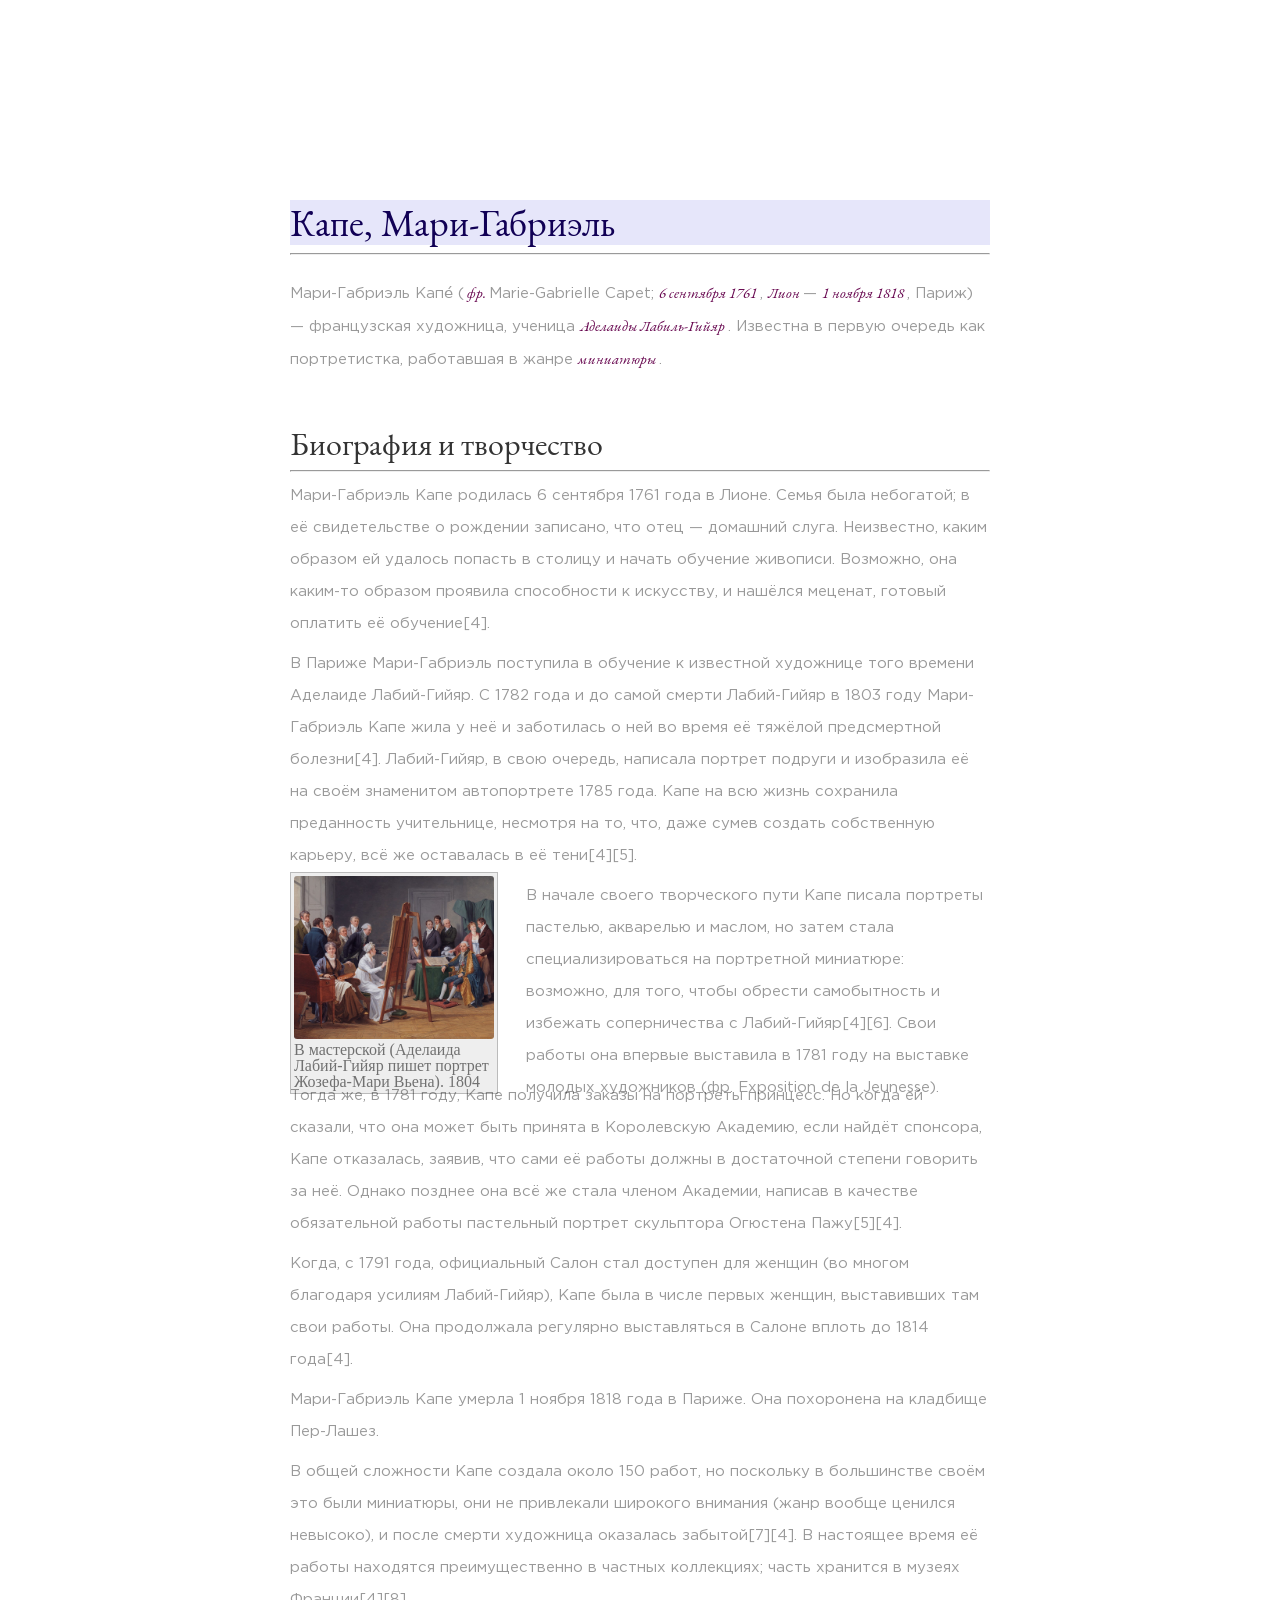
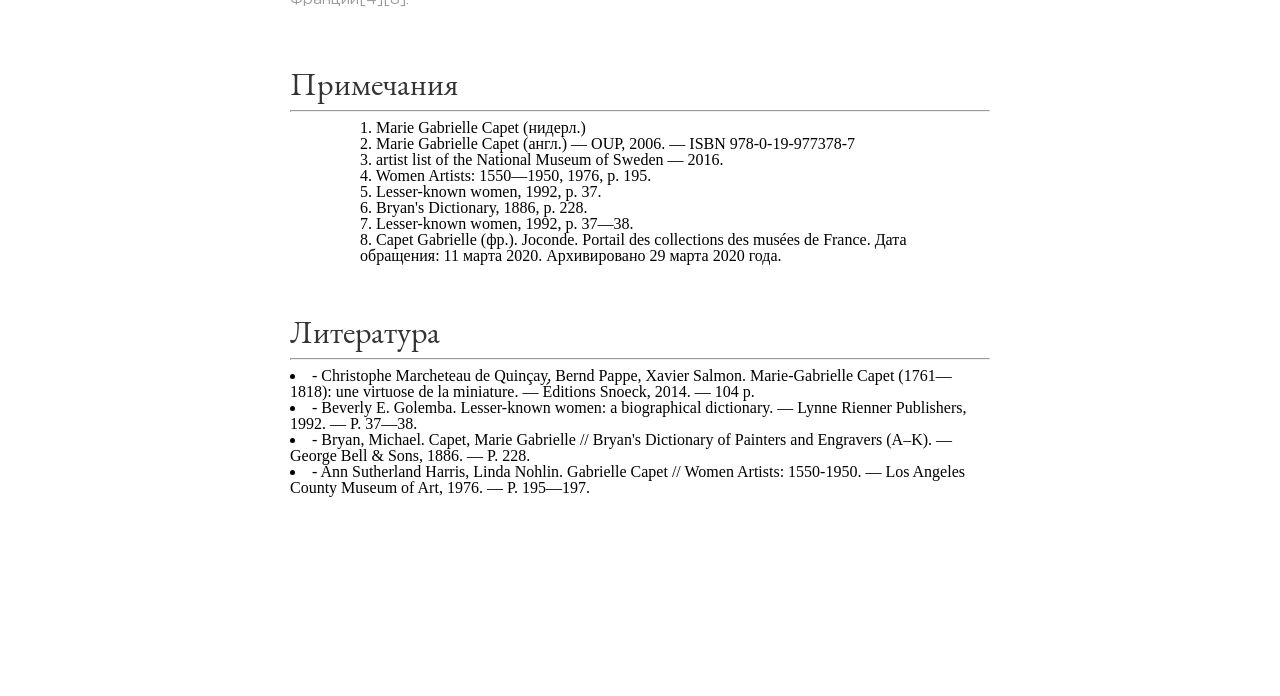
<file: viki_home.html>
<!DOCTYPE html>
<html lang="en">
<head>
    <meta charset="UTF-8">
    <meta name="viewport" content="width=device-width, initial-scale=1.0">
    <title>Document</title>
    <link rel="stylesheet" href="CSS/style.css">
</head>
<body>
    <a href="">  </a>

    <article>

        <h1> Капе, Мари-Габриэль </h1> 
        <hr>
        <p class="mytext" > 
            <b> Мари-Габриэль Капе́ </b> (<a href="https://ru.wikipedia.org/wiki/Французский_язык" target="_blank"> фр. </a> <em>Marie-Gabrielle Capet;</em> <a href="https://ru.wikipedia.org/wiki/6_сентября" target="_blank"> 6 сентября </a> <a href="https://ru.wikipedia.org/wiki/1761" target="_blank"> 1761 </a>, <a href="https://ru.wikipedia.org/wiki/Лион" target="_blank"> Лион </a> — <a href="https://ru.wikipedia.org/wiki/1_ноября" target="_blank"> 1 ноября </a> <a href="https://ru.wikipedia.org/wiki/1818" target="_blank"> 1818 </a>, Париж) — французская художница, ученица <a href="https://ru.wikipedia.org/wiki/Лабиль-Гиар,_Аделаида" target="_blank"> Аделаиды Лабиль-Гийяр </a>. Известна в первую очередь как портретистка, работавшая в жанре <a href="https://ru.wikipedia.org/wiki/Миниатюра_(изобразительное_искусство)" target="_blank"> миниатюры </a>.
        </p>

        <h2 id="s1"> Биография и творчество </h2>
    <hr>
    
        <p> Мари-Габриэль Капе родилась 6 сентября 1761 года в Лионе. Семья была небогатой; в её свидетельстве о рождении записано, что отец — домашний слуга. Неизвестно, каким образом ей удалось попасть в столицу и начать обучение живописи. Возможно, она каким-то образом проявила способности к искусству, и нашёлся меценат, готовый оплатить её обучение[4].
        </p>
    
        <p> В Париже Мари-Габриэль поступила в обучение к известной художнице того времени Аделаиде Лабий-Гийяр. С 1782 года и до самой смерти Лабий-Гийяр в 1803 году Мари-Габриэль Капе жила у неё и заботилась о ней во время её тяжёлой предсмертной болезни[4]. Лабий-Гийяр, в свою очередь, написала портрет подруги и изобразила её на своём знаменитом автопортрете 1785 года. Капе на всю жизнь сохранила преданность учительнице, несмотря на то, что, даже сумев создать собственную карьеру, всё же оставалась в её тени[4][5].
        </p>
    
        <div class="tween">
            <div class="picbox"><img class="pic2" src="./img/Marie-Gabrielle_Capet_-_Studio.jpg" alt="here_picture">
            <div class="pict">В мастерской (Аделаида Лабий-Гийяр пишет портрет Жозефа-Мари Вьена). 1804 </div>
            </div>
            <div class="pictext">
                <p> В начале своего творческого пути Капе писала портреты пастелью, акварелью и маслом, но затем стала специализироваться на портретной миниатюре: возможно, для того, чтобы обрести самобытность и избежать соперничества с Лабий-Гийяр[4][6]. Свои работы она впервые выставила в 1781 году на выставке молодых художников (фр. Exposition de la Jeunesse).
                </p>
            </div>
        </div>

        <p> Тогда же, в 1781 году, Капе получила заказы на портреты принцесс. Но когда ей сказали, что она может быть принята в Королевскую Академию, если найдёт спонсора, Капе отказалась, заявив, что сами её работы должны в достаточной степени говорить за неё. Однако позднее она всё же стала членом Академии, написав в качестве обязательной работы пастельный портрет скульптора Огюстена Пажу[5][4].
        </p>

        <p> Когда, с 1791 года, официальный Салон стал доступен для женщин (во многом благодаря усилиям Лабий-Гийяр), Капе была в числе первых женщин, выставивших там свои работы. Она продолжала регулярно выставляться в Салоне вплоть до 1814 года[4].
        </p>
    
        <p> Мари-Габриэль Капе умерла 1 ноября 1818 года в Париже. Она похоронена на кладбище Пер-Лашез.
        </p>
    
        <p> В общей сложности Капе создала около 150 работ, но поскольку в большинстве своём это были миниатюры, они не привлекали широкого внимания (жанр вообще ценился невысоко), и после смерти художница оказалась забытой[7][4]. В настоящее время её работы находятся преимущественно в частных коллекциях; часть хранится в музеях Франции[4][8].
        </p>
    
        <h2 id="s1"> Примечания </h2>
    <hr>
    <p> <ul class="spy">
        <li>1.  Marie Gabrielle Capet (нидерл.)</li>
        <li>2. Marie Gabrielle Capet (англ.) — OUP, 2006. — ISBN  978-0-19-977378-7</li>
        <li>3. artist list of the National Museum of Sweden — 2016.</li>
        <li>4. Women Artists: 1550—1950, 1976, p. 195.</li>
        <li>5. Lesser-known women, 1992, p. 37.</li>
        <li>6. Bryan's Dictionary, 1886, p. 228.</li>
        <li>7. Lesser-known women, 1992, p. 37—38.</li>
        <li>8. Capet Gabrielle (фр.). Joconde. Portail des collections des musées de France. Дата обращения: 11 марта 2020. Архивировано 29 марта 2020 года.</li>
    </ul> </p>

    <h2 id="s1"> Литература </h2>
    <hr>

<p> <ul class="spy"></ul>
        <li>- Christophe Marcheteau de Quinçay, Bernd Pappe, Xavier Salmon. Marie-Gabrielle Capet (1761—1818): une virtuose de la miniature. — Éditions Snoeck, 2014. — 104 p.</li>
        <li>- Beverly E. Golemba. Lesser-known women: a biographical dictionary. — Lynne Rienner Publishers, 1992. — P. 37—38.</li>
        <li>- Bryan, Michael. Capet, Marie Gabrielle // Bryan's Dictionary of Painters and Engravers (A–K). — George Bell & Sons, 1886. — P. 228.</li>
        <li>- Ann Sutherland Harris, Linda Nohlin. Gabrielle Capet // Women Artists: 1550-1950. — Los Angeles County Museum of Art, 1976. — P. 195—197.</li>
    </ul> </p>

       </article>



</body>
</html>
</file>
<file: CSS/style.css>
@import "reset.css";
@import "fonts.css";
@import "content.css";
@import "nav.css";
@import "index.css";
@import "about.css";
</file>
